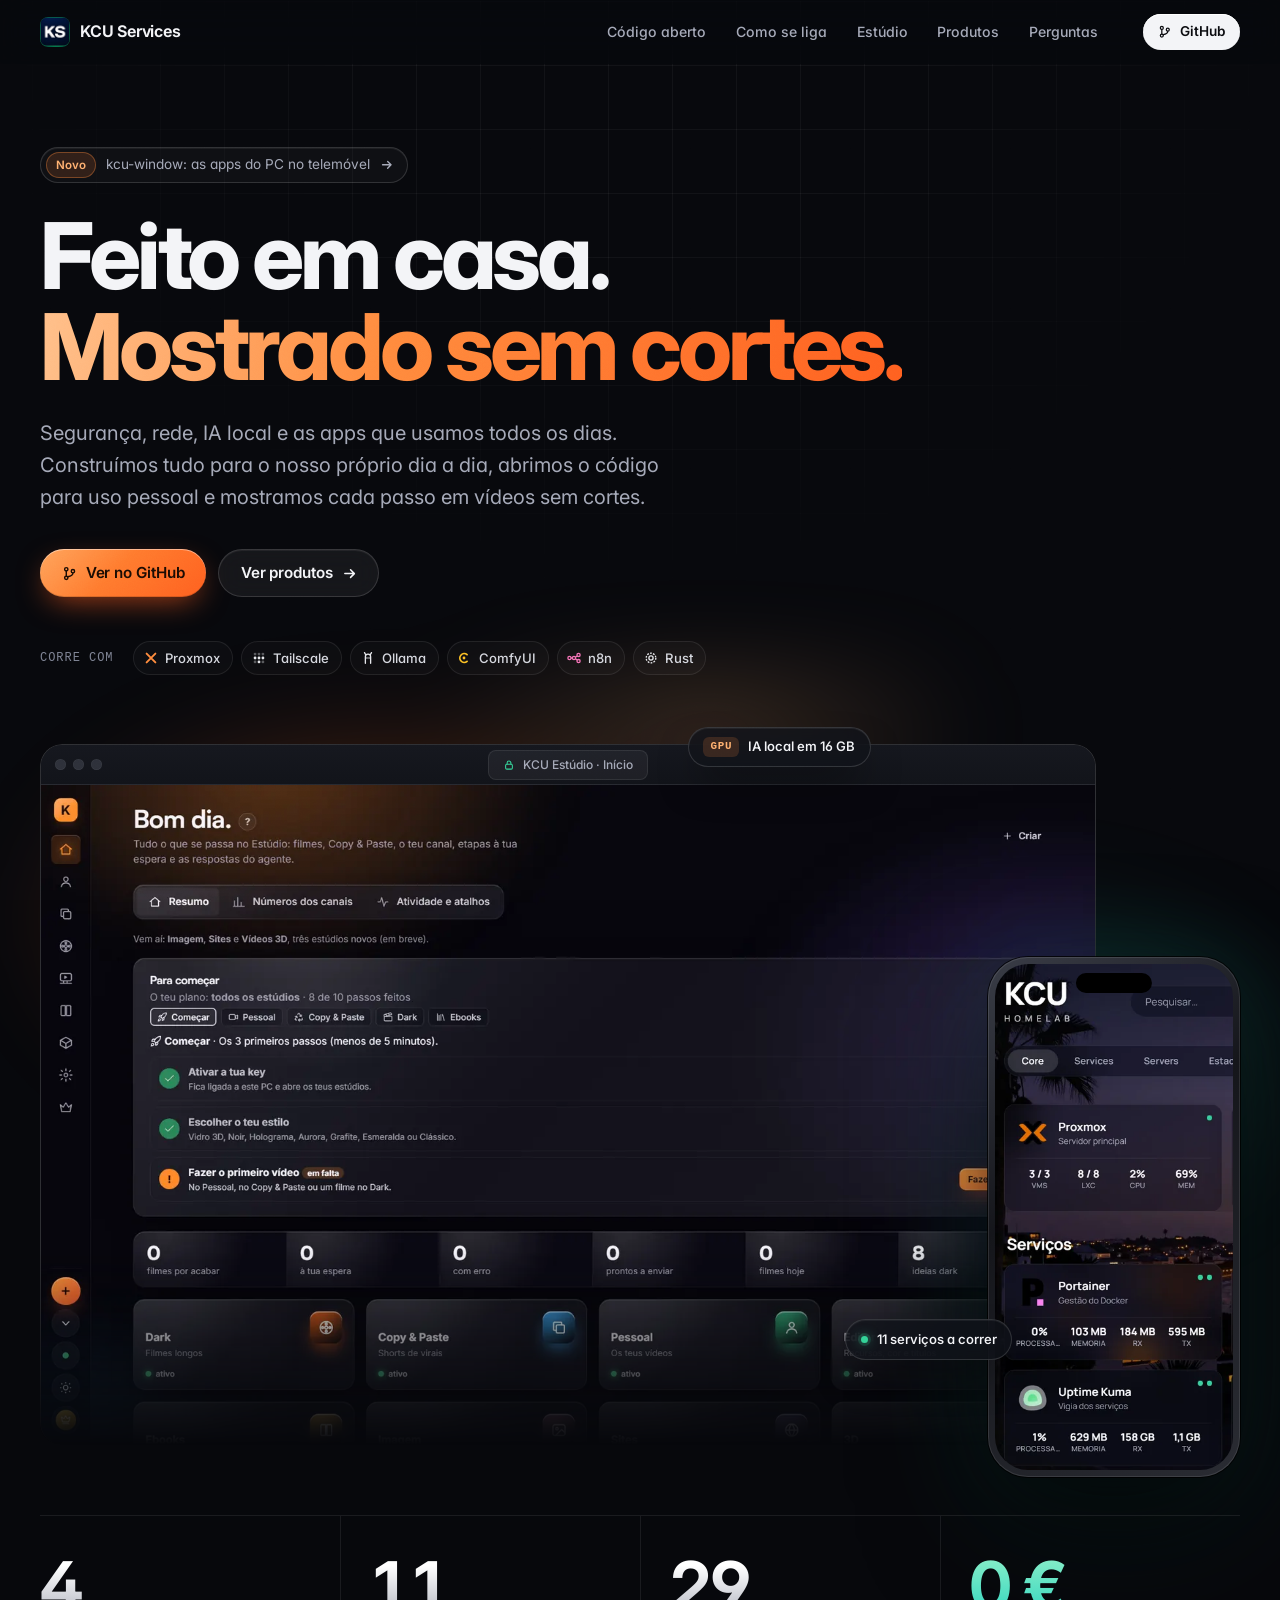
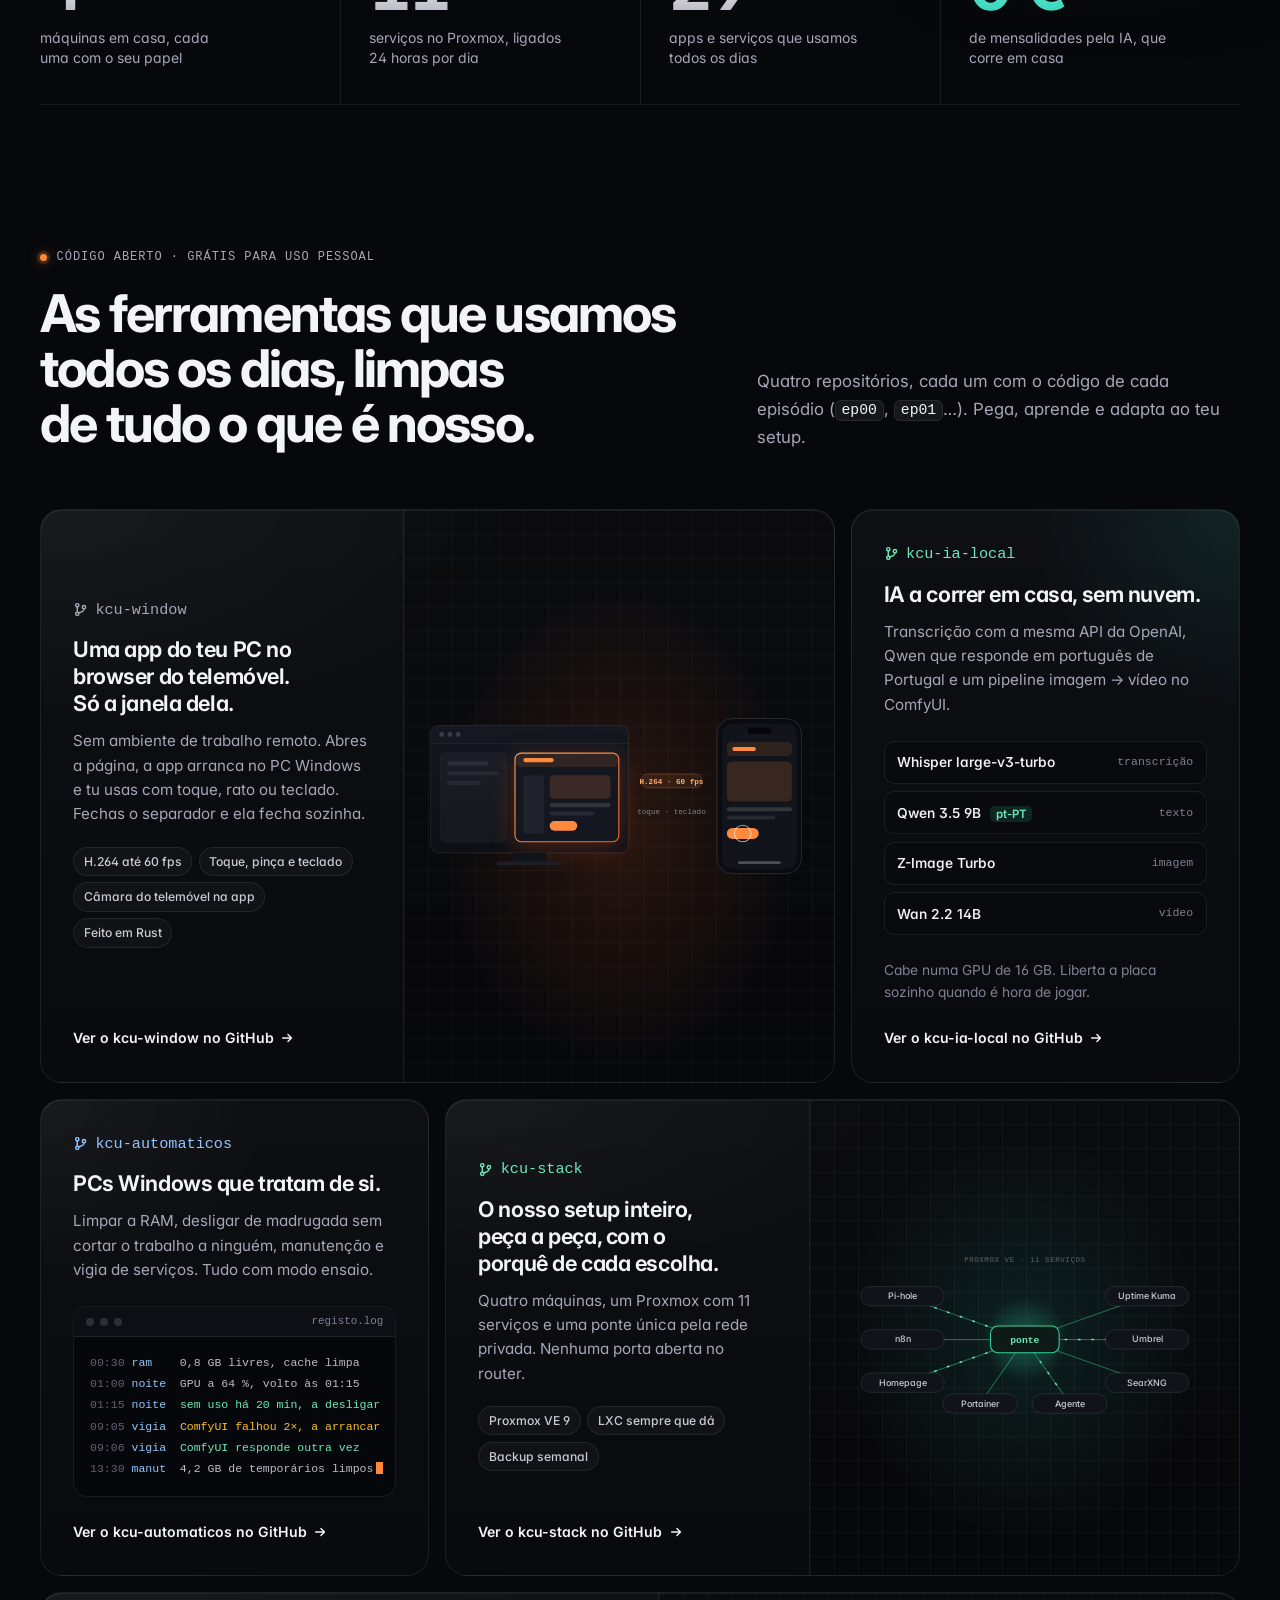
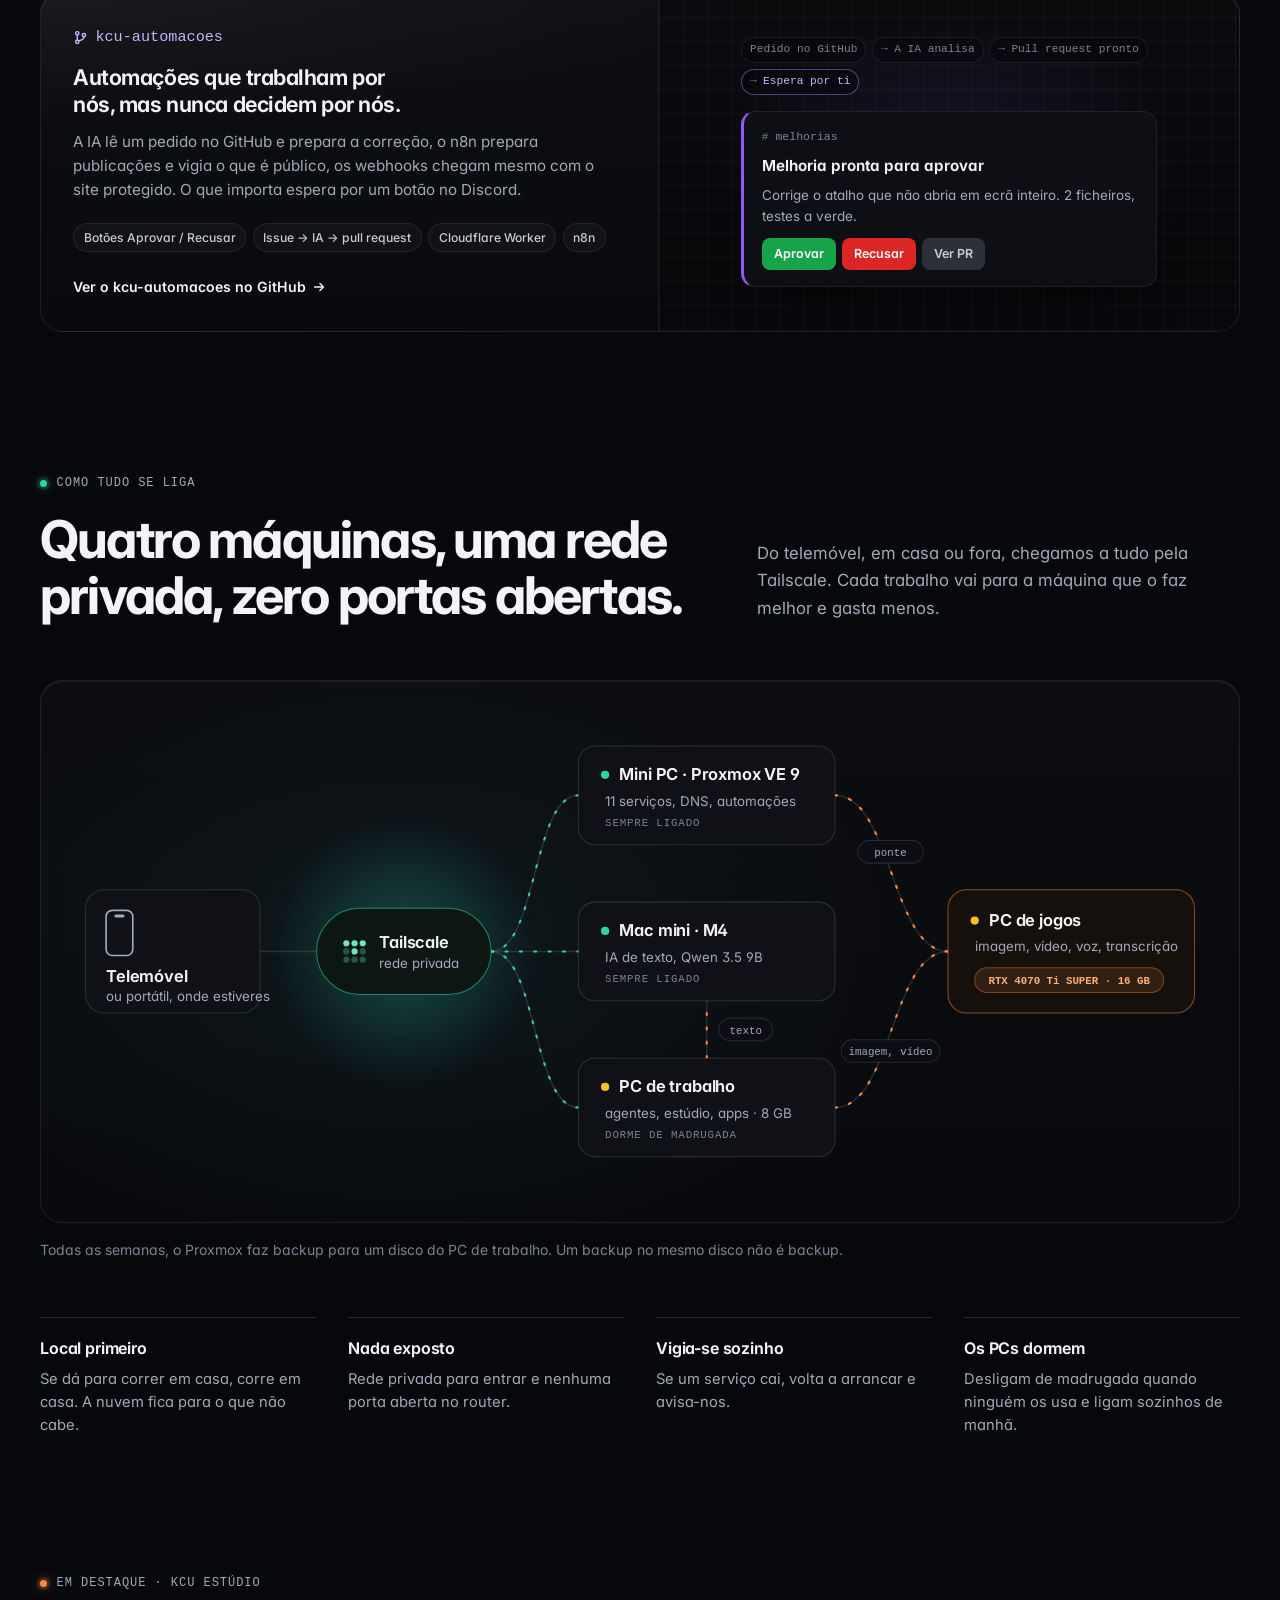
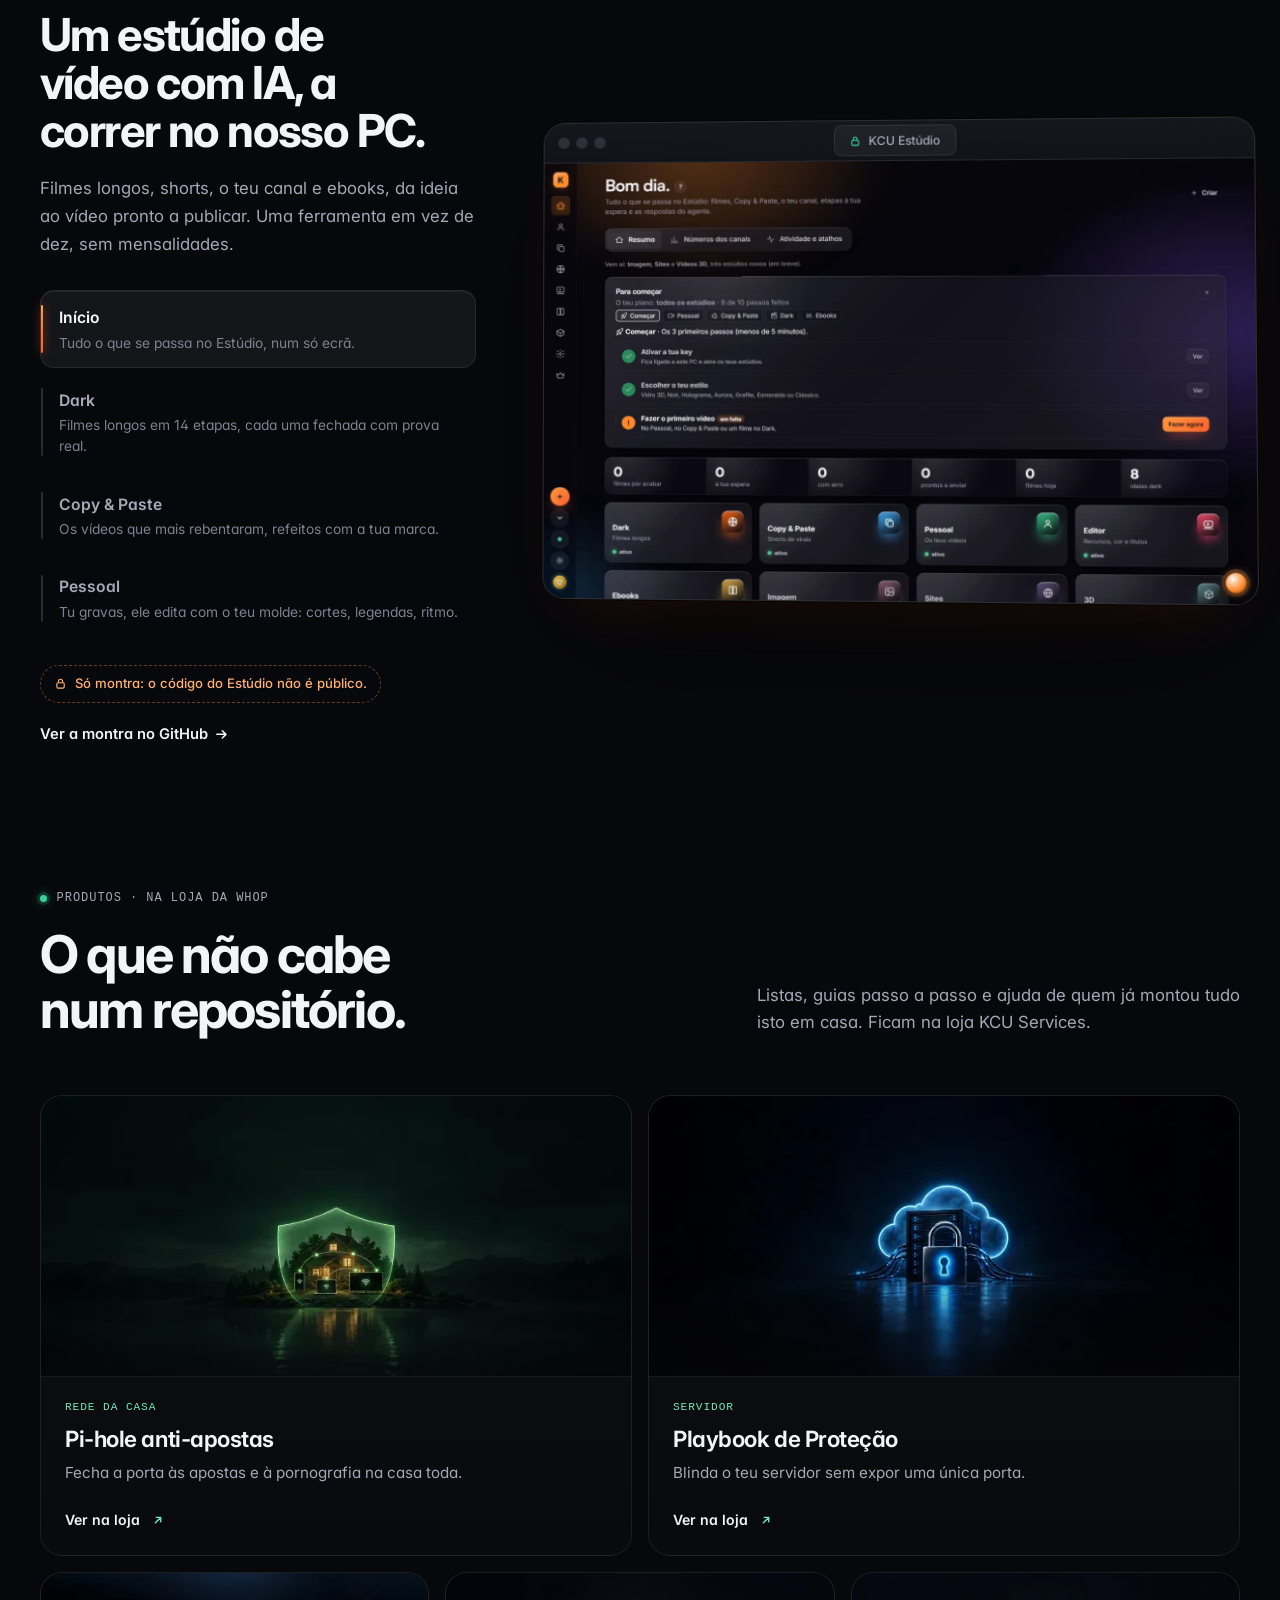
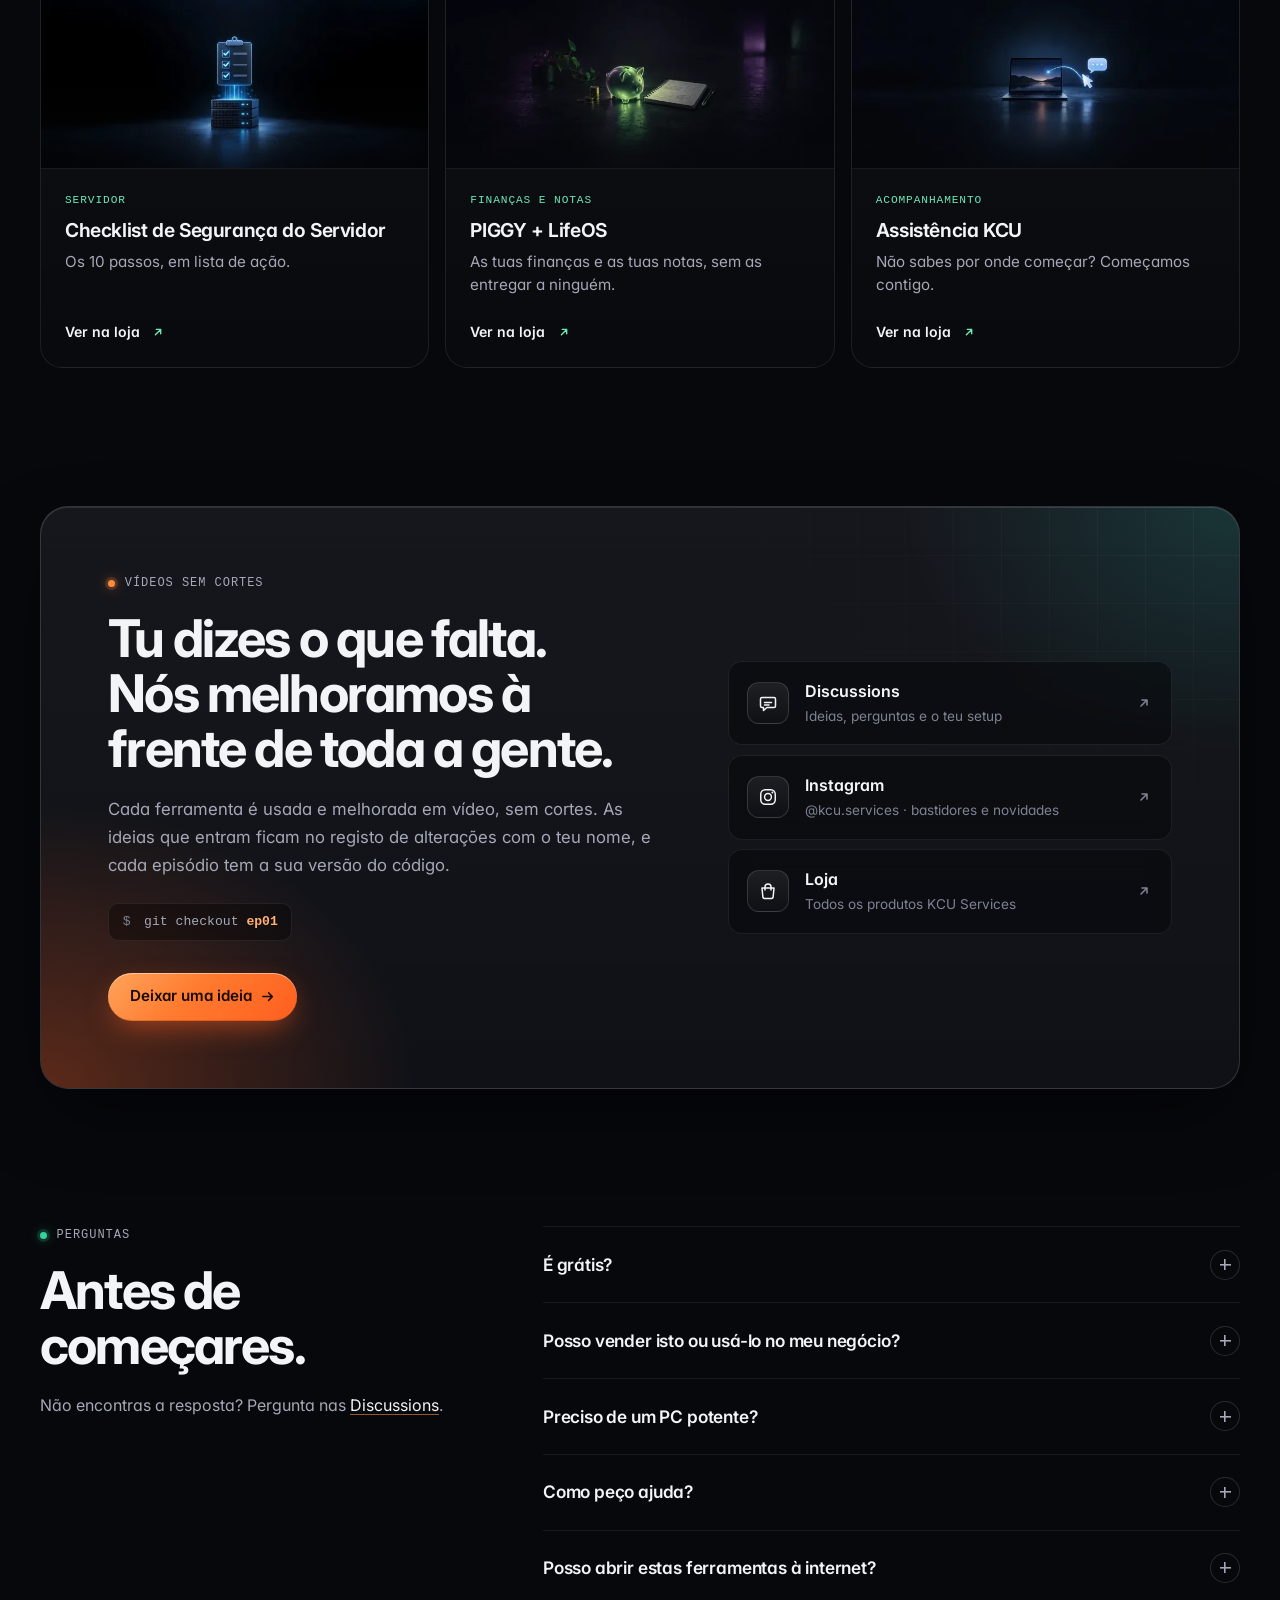
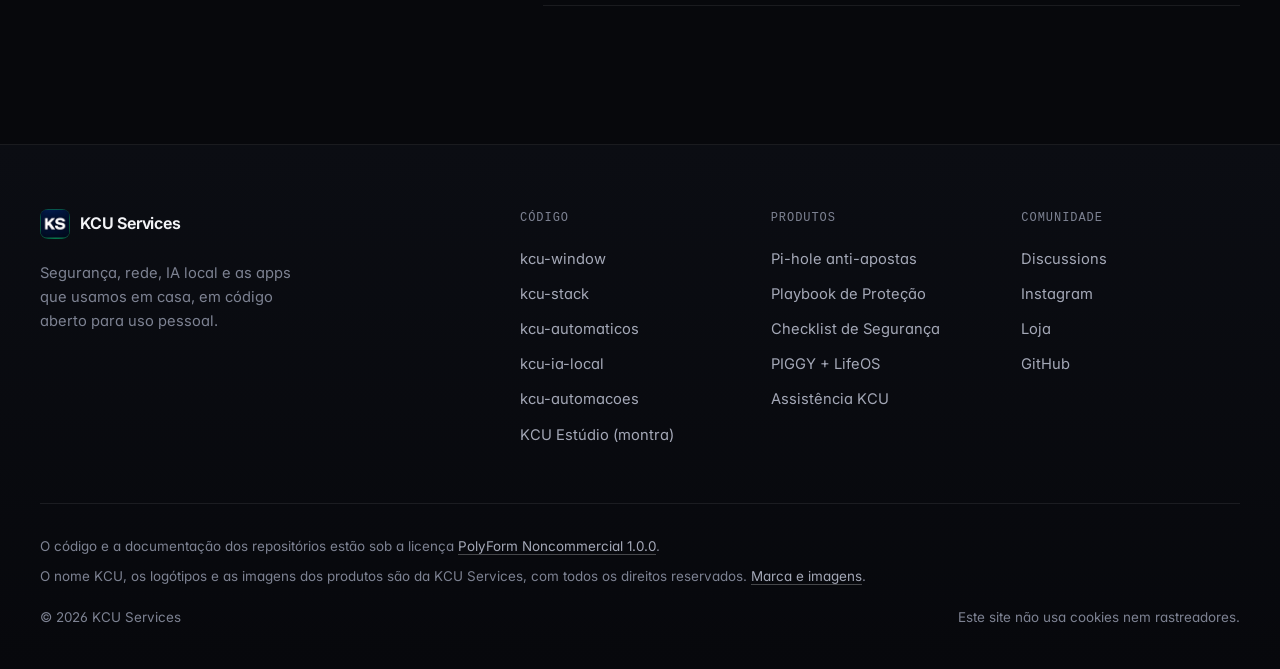
<file: index.html>
<!doctype html>
<html lang="pt-PT">
<head>
  <meta charset="utf-8">
  <meta name="viewport" content="width=device-width, initial-scale=1, viewport-fit=cover">
  <title>KCU Services · Feito em casa, mostrado sem cortes</title>
  <meta name="description" content="Segurança, rede, IA local e as apps que usamos todos os dias. Código aberto para uso pessoal, o KCU Estúdio e produtos para proteger a tua casa e o teu servidor.">
  <meta name="theme-color" content="#07080c">
  <meta name="color-scheme" content="dark">
  <meta name="referrer" content="strict-origin-when-cross-origin">
  <link rel="canonical" href="https://kcuservices.github.io/">
  <link rel="icon" href="favicon-32.png?v=2" sizes="32x32" type="image/png">
  <link rel="icon" href="favicon-192.png?v=2" sizes="192x192" type="image/png">
  <link rel="apple-touch-icon" href="apple-touch-icon.png?v=2">
  <link rel="preload" href="fontes/inter-var.woff2" as="font" type="font/woff2" crossorigin>
  <link rel="preload" href="img/estudio-inicio.webp" as="image" type="image/webp" fetchpriority="high">
  <link rel="stylesheet" href="estilo.css?v=3">
  <script src="app.js?v=2" defer></script>

  <meta property="og:type" content="website">
  <meta property="og:locale" content="pt_PT">
  <meta property="og:site_name" content="KCU Services">
  <meta property="og:title" content="KCU Services · Feito em casa, mostrado sem cortes">
  <meta property="og:description" content="Segurança, rede, IA local e as apps que usamos todos os dias. Código aberto para uso pessoal, mostrado em vídeos sem cortes.">
  <meta property="og:url" content="https://kcuservices.github.io/">
  <meta property="og:image" content="https://kcuservices.github.io/img/og.jpg">
  <meta property="og:image:width" content="1200">
  <meta property="og:image:height" content="630">
  <meta property="og:image:alt" content="KCU Services: Feito em casa. Mostrado sem cortes. Ao lado, o ecrã inicial do KCU Estúdio.">
  <meta name="twitter:card" content="summary_large_image">
  <meta name="twitter:title" content="KCU Services · Feito em casa, mostrado sem cortes">
  <meta name="twitter:description" content="Segurança, rede, IA local e as apps que usamos todos os dias. Código aberto para uso pessoal, mostrado em vídeos sem cortes.">
  <meta name="twitter:image" content="https://kcuservices.github.io/img/og.jpg">
</head>
<body>
  <a class="saltar" href="#conteudo">Saltar para o conteúdo</a>

  <!-- Ícones desenhados à mão, reutilizados com <use> -->
  <svg width="0" height="0" class="vh" aria-hidden="true" focusable="false">
    <symbol id="i-seta" viewBox="0 0 16 16"><path d="M3 8h10M9 4l4 4-4 4" fill="none" stroke="currentColor" stroke-width="1.6" stroke-linecap="round" stroke-linejoin="round"/></symbol>
    <symbol id="i-fora" viewBox="0 0 16 16"><path d="M5 11 11 5M6 5h5v5" fill="none" stroke="currentColor" stroke-width="1.6" stroke-linecap="round" stroke-linejoin="round"/></symbol>
    <symbol id="i-ramo" viewBox="0 0 16 16"><g fill="none" stroke="currentColor" stroke-width="1.5" stroke-linecap="round"><circle cx="4.5" cy="3.5" r="1.75"/><circle cx="4.5" cy="12.5" r="1.75"/><circle cx="11.5" cy="5.5" r="1.75"/><path d="M4.5 5.25v5.5M11.5 7.25c0 2.6-2.2 3.4-5.4 4.1"/></g></symbol>
    <symbol id="i-cadeado" viewBox="0 0 16 16"><g fill="none" stroke="currentColor" stroke-width="1.4" stroke-linejoin="round"><rect x="3.5" y="7" width="9" height="6.5" rx="1.6"/><path d="M5.5 7V5.2a2.5 2.5 0 0 1 5 0V7"/></g></symbol>
    <symbol id="i-balao" viewBox="0 0 20 20"><path d="M4 4.5h12a1.5 1.5 0 0 1 1.5 1.5v7a1.5 1.5 0 0 1-1.5 1.5H9l-3.5 3v-3H4A1.5 1.5 0 0 1 2.5 13V6A1.5 1.5 0 0 1 4 4.5Z" fill="none" stroke="currentColor" stroke-width="1.5" stroke-linejoin="round"/><path d="M6.5 9.5h7M6.5 12h4.5" stroke="currentColor" stroke-width="1.5" stroke-linecap="round"/></symbol>
    <symbol id="i-camara" viewBox="0 0 20 20"><g fill="none" stroke="currentColor" stroke-width="1.5"><rect x="2.75" y="2.75" width="14.5" height="14.5" rx="4.5"/><circle cx="10" cy="10" r="3.4"/></g><circle cx="14.4" cy="5.6" r="1" fill="currentColor"/></symbol>
    <symbol id="i-saco" viewBox="0 0 20 20"><g fill="none" stroke="currentColor" stroke-width="1.5" stroke-linejoin="round"><path d="M4 7h12l-.9 9.2a1.5 1.5 0 0 1-1.5 1.3H6.4a1.5 1.5 0 0 1-1.5-1.3Z"/><path d="M7 9V6a3 3 0 0 1 6 0v3" stroke-linecap="round"/></g></symbol>
    <symbol id="i-play" viewBox="0 0 20 20"><circle cx="10" cy="10" r="7.25" fill="none" stroke="currentColor" stroke-width="1.5"/><path d="M8.5 7.2v5.6l4.3-2.8Z" fill="currentColor"/></symbol>
  </svg>

  <header class="nav" id="topo">
    <div class="envolve nav__linha">
      <a class="marca" href="#conteudo" aria-label="KCU Services, voltar ao início">
        <img class="marca__ks" src="img/logo-kcu.webp?v=2" alt="" width="30" height="30">
        <span>KCU Services</span>
      </a>
      <nav class="nav__menu" aria-label="Secções">
        <a href="#codigo">Código aberto</a>
        <a href="#rede">Como se liga</a>
        <a href="#estudio">Estúdio</a>
        <a href="#produtos">Produtos</a>
        <a href="#perguntas">Perguntas</a>
      </nav>
      <a class="botao botao--pequeno botao--claro" href="https://github.com/KCUServices">
        <svg class="ico" width="16" height="16" aria-hidden="true"><use href="#i-ramo"/></svg>
        GitHub
      </a>
    </div>
  </header>

  <main id="conteudo" tabindex="-1">

    <!-- ============ HERÓI ============ -->
    <section class="heroi" aria-labelledby="heroi-titulo">
      <div class="heroi__grelha" aria-hidden="true"></div>
      <div class="envolve heroi__texto">
        <a class="anuncio" href="https://github.com/KCUServices/kcu-window">
          <span class="anuncio__tag">Novo</span>
          <span>kcu-window: as apps do PC no telemóvel</span>
          <svg class="ico" width="14" height="14" aria-hidden="true"><use href="#i-seta"/></svg>
        </a>
        <h1 id="heroi-titulo">Feito em casa.<br><span class="grad">Mostrado sem cortes.</span></h1>
        <p class="heroi__lead">Segurança, rede, IA local e as apps que usamos todos os dias. Construímos tudo para o nosso próprio dia a dia, abrimos o código para uso pessoal e mostramos cada passo em vídeos sem cortes.</p>
        <div class="botoes">
          <a class="botao botao--laranja" href="https://github.com/KCUServices">
            <svg class="ico" width="16" height="16" aria-hidden="true"><use href="#i-ramo"/></svg>
            Ver no GitHub
          </a>
          <a class="botao botao--vidro" href="#produtos">Ver produtos <svg class="ico" width="16" height="16" aria-hidden="true"><use href="#i-seta"/></svg></a>
        </div>
        <div class="tec">
          <span class="tec__rotulo">Corre com</span>
          <ul class="tec__lista" aria-label="Tecnologias que usamos">
            <li><svg viewBox="0 0 16 16" aria-hidden="true"><path d="M3 3l10 10M13 3 3 13" stroke="#ff8a3d" stroke-width="2.2" stroke-linecap="round"/></svg>Proxmox</li>
            <li><svg viewBox="0 0 16 16" aria-hidden="true"><g fill="#e6e7eb"><circle cx="3.5" cy="3.5" r="1.6" opacity=".35"/><circle cx="8" cy="3.5" r="1.6" opacity=".35"/><circle cx="12.5" cy="3.5" r="1.6" opacity=".35"/><circle cx="3.5" cy="8" r="1.6"/><circle cx="8" cy="8" r="1.6"/><circle cx="12.5" cy="8" r="1.6"/><circle cx="3.5" cy="12.5" r="1.6" opacity=".35"/><circle cx="8" cy="12.5" r="1.6"/><circle cx="12.5" cy="12.5" r="1.6" opacity=".35"/></g></svg>Tailscale</li>
            <li><svg viewBox="0 0 16 16" aria-hidden="true"><path d="M5 14V6.5a3 3 0 0 1 6 0V14M5 3.5 4 1.8M11 3.5l1-1.7" fill="none" stroke="#e6e7eb" stroke-width="1.5" stroke-linecap="round"/><circle cx="6.8" cy="8" r=".9" fill="#e6e7eb"/><circle cx="9.2" cy="8" r=".9" fill="#e6e7eb"/></svg>Ollama</li>
            <li><svg viewBox="0 0 16 16" aria-hidden="true"><path d="M11.5 4.2A5 5 0 1 0 11.5 11.8" fill="none" stroke="#fbbf24" stroke-width="2" stroke-linecap="round"/><circle cx="8" cy="8" r="1.6" fill="#fbbf24"/></svg>ComfyUI</li>
            <li><svg viewBox="0 0 16 16" aria-hidden="true"><g fill="none" stroke="#f472b6" stroke-width="1.5"><circle cx="2.8" cy="8" r="1.8"/><circle cx="8" cy="8" r="1.8"/><circle cx="13.2" cy="4.5" r="1.8"/><circle cx="13.2" cy="11.5" r="1.8"/><path d="M4.6 8h1.6M9.7 7.2l1.8-1.6M9.7 8.8l1.8 1.6"/></g></svg>n8n</li>
            <li><svg viewBox="0 0 16 16" aria-hidden="true"><circle cx="8" cy="8" r="5.5" fill="none" stroke="#e6e7eb" stroke-width="1.5" stroke-dasharray="2 1.45"/><circle cx="8" cy="8" r="2.4" fill="none" stroke="#e6e7eb" stroke-width="1.5"/></svg>Rust</li>
          </ul>
        </div>
      </div>

      <div class="envolve">
        <div class="palco">
          <div class="palco__brilho" aria-hidden="true"></div>
          <figure class="browser">
            <div class="browser__barra" aria-hidden="true">
              <span class="browser__pontos"><i></i><i></i><i></i></span>
              <span class="browser__url"><svg width="12" height="12"><use href="#i-cadeado"/></svg>KCU Estúdio · Início</span>
              <span class="browser__fim"></span>
            </div>
            <img src="img/estudio-inicio.webp" width="1440" height="900" fetchpriority="high" decoding="async" alt="Ecrã inicial do KCU Estúdio: um resumo do dia, os passos para começar, contadores de filmes e atalhos para os estúdios Dark, Copy &amp; Paste, Pessoal e Editor.">
          </figure>
          <figure class="telemovel">
            <div class="telemovel__corpo">
              <div class="telemovel__ecra">
                <span class="telemovel__ilha" aria-hidden="true"></span>
                <img src="img/homelab-telemovel.webp" width="364" height="774" fetchpriority="low" decoding="async" alt="A página inicial do homelab aberta no telemóvel, com o estado do Proxmox e cartões do Portainer e do Uptime Kuma.">
              </div>
            </div>
          </figure>
          <p class="flutua flutua--a" aria-hidden="true"><span class="ponto ponto--verde"></span>11 serviços a correr</p>
          <p class="flutua flutua--b" aria-hidden="true"><span class="flutua__chip">GPU</span>IA local em 16 GB</p>
        </div>
      </div>
    </section>

    <!-- ============ NÚMEROS ============ -->
    <section class="numeros" aria-label="O setup em números">
      <div class="envolve">
        <dl class="numeros__grelha">
          <div class="numero">
            <dt>máquinas em casa, cada uma com o seu papel</dt>
            <dd>4</dd>
          </div>
          <div class="numero">
            <dt>serviços no Proxmox, ligados 24 horas por dia</dt>
            <dd>11</dd>
          </div>
          <div class="numero">
            <dt>apps e serviços que usamos todos os dias</dt>
            <dd>29</dd>
          </div>
          <div class="numero">
            <dt>de mensalidades pela IA, que corre em casa</dt>
            <dd>0&nbsp;€</dd>
          </div>
        </dl>
      </div>
    </section>

    <!-- ============ CÓDIGO ABERTO ============ -->
    <section id="codigo" class="seccao" aria-labelledby="codigo-titulo">
      <div class="envolve">
        <header class="cabeca rv">
          <div>
            <p class="olho"><span class="ponto ponto--laranja"></span>Código aberto · grátis para uso pessoal</p>
            <h2 id="codigo-titulo">As ferramentas que usamos todos os dias, limpas de tudo o que é nosso.</h2>
          </div>
          <p class="cabeca__lead">Quatro repositórios, cada um com o código de cada episódio (<code>ep00</code>, <code>ep01</code>…). Pega, aprende e adapta ao teu setup.</p>
        </header>

        <div class="bento">
          <!-- kcu-window -->
          <article class="tile tile--largo tile--janela rv">
            <div class="tile__texto">
              <p class="tile__repo"><svg class="ico" width="14" height="14" aria-hidden="true"><use href="#i-ramo"/></svg>kcu-window</p>
              <h3>Uma app do teu PC no browser do telemóvel. Só a janela dela.</h3>
              <p>Sem ambiente de trabalho remoto. Abres a página, a app arranca no PC Windows e tu usas com toque, rato ou teclado. Fechas o separador e ela fecha sozinha.</p>
              <ul class="factos">
                <li>H.264 até 60 fps</li>
                <li>Toque, pinça e teclado</li>
                <li>Câmara do telemóvel na app</li>
                <li>Feito em Rust</li>
              </ul>
            </div>
            <div class="tile__arte" aria-hidden="true">
              <svg viewBox="0 0 560 240" class="arte-janela">
                <defs>
                  <linearGradient id="gj" x1="0" y1="0" x2="1" y2="1"><stop offset="0" stop-color="#ffa45c"/><stop offset="1" stop-color="#ff5f1f"/></linearGradient>
                  <linearGradient id="gtela" x1="0" y1="0" x2="0" y2="1"><stop offset="0" stop-color="#151821"/><stop offset="1" stop-color="#0d0f15"/></linearGradient>
                </defs>
                <!-- monitor -->
                <rect x="8" y="18" width="286" height="184" rx="12" fill="url(#gtela)" stroke="rgba(255,255,255,.12)"/>
                <path d="M8 44h286" stroke="rgba(255,255,255,.08)"/>
                <circle cx="24" cy="31" r="3.5" fill="#3a3d4a"/><circle cx="36" cy="31" r="3.5" fill="#3a3d4a"/><circle cx="48" cy="31" r="3.5" fill="#3a3d4a"/>
                <!-- outras janelas esbatidas -->
                <rect x="22" y="58" width="96" height="128" rx="7" fill="rgba(255,255,255,.03)" stroke="rgba(255,255,255,.06)"/>
                <rect x="32" y="70" width="60" height="6" rx="3" fill="rgba(255,255,255,.08)"/>
                <rect x="32" y="84" width="74" height="6" rx="3" fill="rgba(255,255,255,.06)"/>
                <rect x="32" y="98" width="48" height="6" rx="3" fill="rgba(255,255,255,.06)"/>
                <!-- a app partilhada -->
                <g class="arte-janela__app">
                  <rect x="130" y="58" width="150" height="128" rx="9" fill="#141720" stroke="url(#gj)" stroke-width="1.6"/>
                  <rect x="130" y="58" width="150" height="20" rx="9" fill="rgba(255,138,61,.12)"/>
                  <rect x="142" y="65" width="44" height="6" rx="3" fill="#ff8a3d"/>
                  <rect x="142" y="90" width="30" height="84" rx="5" fill="rgba(255,255,255,.05)"/>
                  <rect x="180" y="90" width="88" height="34" rx="6" fill="rgba(255,138,61,.16)"/>
                  <rect x="180" y="130" width="88" height="6" rx="3" fill="rgba(255,255,255,.12)"/>
                  <rect x="180" y="142" width="64" height="6" rx="3" fill="rgba(255,255,255,.08)"/>
                  <rect x="180" y="156" width="40" height="14" rx="7" fill="#ff8a3d"/>
                </g>
                <rect x="126" y="202" width="50" height="12" fill="#11131a"/>
                <rect x="104" y="214" width="94" height="6" rx="3" fill="#1b1e27"/>
                <!-- fluxo -->
                <path class="fluxo" d="M300 120 C 345 120, 360 120, 410 120" fill="none" stroke="url(#gj)" stroke-width="2" stroke-dasharray="3 7" stroke-linecap="round"/>
                <rect x="312" y="88" width="88" height="20" rx="10" fill="rgba(255,138,61,.1)" stroke="rgba(255,138,61,.35)"/>
                <text x="356" y="102" text-anchor="middle" class="arte-txt arte-txt--laranja">H.264 · 60 fps</text>
                <text x="356" y="146" text-anchor="middle" class="arte-txt">toque · teclado</text>
                <!-- telemóvel -->
                <rect x="422" y="8" width="122" height="224" rx="22" fill="#0b0c11" stroke="rgba(255,255,255,.16)"/>
                <rect x="429" y="15" width="108" height="210" rx="16" fill="#12141b"/>
                <rect x="466" y="21" width="34" height="9" rx="4.5" fill="#05060a"/>
                <g>
                  <rect x="436" y="42" width="94" height="20" rx="6" fill="rgba(255,138,61,.12)"/>
                  <rect x="444" y="49" width="34" height="6" rx="3" fill="#ff8a3d"/>
                  <rect x="436" y="70" width="94" height="58" rx="7" fill="rgba(255,138,61,.16)"/>
                  <rect x="436" y="136" width="94" height="6" rx="3" fill="rgba(255,255,255,.14)"/>
                  <rect x="436" y="148" width="70" height="6" rx="3" fill="rgba(255,255,255,.09)"/>
                  <rect x="436" y="166" width="46" height="16" rx="8" fill="#ff8a3d"/>
                  <circle class="toque" cx="459" cy="174" r="12" fill="none" stroke="#fff" stroke-opacity=".6" stroke-width="1.5"/>
                </g>
                <rect x="452" y="214" width="62" height="4" rx="2" fill="rgba(255,255,255,.25)"/>
              </svg>
            </div>
            <a class="tile__link esticado" href="https://github.com/KCUServices/kcu-window">Ver o kcu-window no GitHub <svg class="ico" width="14" height="14" aria-hidden="true"><use href="#i-seta"/></svg></a>
          </article>

          <!-- kcu-ia-local -->
          <article class="tile tile--ia rv">
            <div class="tile__texto">
              <p class="tile__repo"><svg class="ico" width="14" height="14" aria-hidden="true"><use href="#i-ramo"/></svg>kcu-ia-local</p>
              <h3>IA a correr em casa, sem nuvem.</h3>
              <p>Transcrição com a mesma API da OpenAI, Qwen que responde em português de Portugal e um pipeline imagem → vídeo no ComfyUI.</p>
            </div>
            <ul class="modelos" aria-label="Modelos usados">
              <li><span class="modelos__nome">Whisper large-v3-turbo</span><span class="modelos__papel">transcrição</span></li>
              <li><span class="modelos__nome">Qwen 3.5 9B <b>pt-PT</b></span><span class="modelos__papel">texto</span></li>
              <li><span class="modelos__nome">Z-Image Turbo</span><span class="modelos__papel">imagem</span></li>
              <li><span class="modelos__nome">Wan 2.2 14B</span><span class="modelos__papel">vídeo</span></li>
            </ul>
            <p class="tile__nota">Cabe numa GPU de 16 GB. Liberta a placa sozinho quando é hora de jogar.</p>
            <a class="tile__link esticado" href="https://github.com/KCUServices/kcu-ia-local">Ver o kcu-ia-local no GitHub <svg class="ico" width="14" height="14" aria-hidden="true"><use href="#i-seta"/></svg></a>
          </article>

          <!-- kcu-automaticos -->
          <article class="tile tile--term rv">
            <div class="tile__texto">
              <p class="tile__repo"><svg class="ico" width="14" height="14" aria-hidden="true"><use href="#i-ramo"/></svg>kcu-automaticos</p>
              <h3>PCs Windows que tratam de si.</h3>
              <p>Limpar a RAM, desligar de madrugada sem cortar o trabalho a ninguém, manutenção e vigia de serviços. Tudo com modo ensaio.</p>
            </div>
            <div class="terminal" aria-label="Exemplo de registo dos scripts" role="img">
              <div class="terminal__barra" aria-hidden="true"><i></i><i></i><i></i><span>registo.log</span></div>
<pre aria-hidden="true"><span class="t-h">00:30</span> <span class="t-s">ram  </span>  0,8 GB livres, cache limpa
<span class="t-h">01:00</span> <span class="t-s">noite</span>  GPU a 64 %, volto às 01:15
<span class="t-h">01:15</span> <span class="t-s">noite</span>  <span class="t-ok">sem uso há 20 min, a desligar</span>
<span class="t-h">09:05</span> <span class="t-s">vigia</span>  <span class="t-av">ComfyUI falhou 2×, a arrancar</span>
<span class="t-h">09:06</span> <span class="t-s">vigia</span>  <span class="t-ok">ComfyUI responde outra vez</span>
<span class="t-h">13:30</span> <span class="t-s">manut</span>  4,2 GB de temporários limpos<span class="cursor"></span></pre>
            </div>
            <a class="tile__link esticado" href="https://github.com/KCUServices/kcu-automaticos">Ver o kcu-automaticos no GitHub <svg class="ico" width="14" height="14" aria-hidden="true"><use href="#i-seta"/></svg></a>
          </article>

          <!-- kcu-stack -->
          <article class="tile tile--largo tile--stack rv">
            <div class="tile__texto">
              <p class="tile__repo"><svg class="ico" width="14" height="14" aria-hidden="true"><use href="#i-ramo"/></svg>kcu-stack</p>
              <h3>O nosso setup inteiro, peça a peça, com o porquê de cada escolha.</h3>
              <p>Quatro máquinas, um Proxmox com 11 serviços e uma ponte única pela rede privada. Nenhuma porta aberta no router.</p>
              <ul class="factos">
                <li>Proxmox VE 9</li>
                <li>LXC sempre que dá</li>
                <li>Backup semanal</li>
              </ul>
            </div>
            <div class="tile__arte" aria-hidden="true">
              <svg viewBox="0 0 520 250" class="arte-rede">
                <defs>
                  <radialGradient id="gponte" cx=".5" cy=".5" r=".5"><stop offset="0" stop-color="#34d399" stop-opacity=".35"/><stop offset="1" stop-color="#34d399" stop-opacity="0"/></radialGradient>
                </defs>
                <text x="260" y="24" text-anchor="middle" class="arte-txt arte-txt--fraco">PROXMOX VE · 11 SERVIÇOS</text>
                <g class="ligacoes" stroke="rgba(52,211,153,.45)" stroke-width="1.4" fill="none">
                  <path d="M260 128 L96 70"/><path d="M260 128 L96 128"/><path d="M260 128 L96 186"/>
                  <path d="M260 128 L424 70"/><path d="M260 128 L424 128"/><path d="M260 128 L424 186"/>
                  <path d="M260 128 L200 214"/><path d="M260 128 L320 214"/>
                </g>
                <g class="pulsos" stroke="#5eead4" stroke-width="2" fill="none" stroke-linecap="round" stroke-dasharray="2 16">
                  <path d="M260 128 L96 70"/><path d="M260 128 L424 128"/><path d="M260 128 L96 186"/><path d="M260 128 L320 214"/>
                </g>
                <circle cx="260" cy="128" r="56" fill="url(#gponte)"/>
                <g class="no-rede">
                  <rect x="40" y="57" width="112" height="26" rx="13"/><text x="96" y="74">Pi-hole</text>
                  <rect x="40" y="115" width="112" height="26" rx="13"/><text x="96" y="132">n8n</text>
                  <rect x="40" y="173" width="112" height="26" rx="13"/><text x="96" y="190">Homepage</text>
                  <rect x="368" y="57" width="112" height="26" rx="13"/><text x="424" y="74">Uptime Kuma</text>
                  <rect x="368" y="115" width="112" height="26" rx="13"/><text x="424" y="132">Umbrel</text>
                  <rect x="368" y="173" width="112" height="26" rx="13"/><text x="424" y="190">SearXNG</text>
                  <rect x="150" y="201" width="100" height="26" rx="13"/><text x="200" y="218">Portainer</text>
                  <rect x="270" y="201" width="100" height="26" rx="13"/><text x="320" y="218">Agente</text>
                </g>
                <rect x="214" y="110" width="92" height="36" rx="10" fill="#0e1a17" stroke="#34d399" stroke-width="1.4"/>
                <text x="260" y="133" text-anchor="middle" class="arte-txt arte-txt--verde">ponte</text>
              </svg>
            </div>
            <a class="tile__link esticado" href="https://github.com/KCUServices/kcu-stack">Ver o kcu-stack no GitHub <svg class="ico" width="14" height="14" aria-hidden="true"><use href="#i-seta"/></svg></a>
          </article>

          <!-- kcu-automacoes -->
          <article class="tile tile--largo tile--total tile--auto rv">
            <div class="tile__texto">
              <p class="tile__repo"><svg class="ico" width="14" height="14" aria-hidden="true"><use href="#i-ramo"/></svg>kcu-automacoes</p>
              <h3>Automações que trabalham por nós, mas nunca decidem por nós.</h3>
              <p>A IA lê um pedido no GitHub e prepara a correção, o n8n prepara publicações e vigia o que é público, os webhooks chegam mesmo com o site protegido. O que importa espera por um botão no Discord.</p>
              <ul class="factos">
                <li>Botões Aprovar / Recusar</li>
                <li>Issue → IA → pull request</li>
                <li>Cloudflare Worker</li>
                <li>n8n</li>
              </ul>
            </div>
            <div class="tile__arte" aria-hidden="true">
              <div class="aprova">
                <ol class="aprova__fluxo">
                  <li>Pedido no GitHub</li>
                  <li>A IA analisa</li>
                  <li>Pull request pronto</li>
                  <li class="aprova__agora">Espera por ti</li>
                </ol>
                <div class="aprova__cartao">
                  <p class="aprova__canal"># melhorias</p>
                  <p class="aprova__titulo">Melhoria pronta para aprovar</p>
                  <p class="aprova__linha">Corrige o atalho que não abria em ecrã inteiro. 2 ficheiros, testes a verde.</p>
                  <div class="aprova__botoes"><span class="aprova__sim">Aprovar</span><span class="aprova__nao">Recusar</span><span class="aprova__ver">Ver PR</span></div>
                </div>
              </div>
            </div>
            <a class="tile__link esticado" href="https://github.com/KCUServices/kcu-automacoes">Ver o kcu-automacoes no GitHub <svg class="ico" width="14" height="14" aria-hidden="true"><use href="#i-seta"/></svg></a>
          </article>
        </div>
      </div>
    </section>

    <!-- ============ COMO TUDO SE LIGA ============ -->
    <section id="rede" class="seccao seccao--rede" aria-labelledby="rede-titulo">
      <div class="envolve">
        <header class="cabeca rv">
          <div>
            <p class="olho"><span class="ponto ponto--verde"></span>Como tudo se liga</p>
            <h2 id="rede-titulo">Quatro máquinas, uma rede privada, zero portas abertas.</h2>
          </div>
          <p class="cabeca__lead">Do telemóvel, em casa ou fora, chegamos a tudo pela Tailscale. Cada trabalho vai para a máquina que o faz melhor e gasta menos.</p>
        </header>

        <figure class="diagrama rv">
          <div class="diagrama__rolo">
            <svg class="dg-largo" viewBox="0 0 1120 480" role="img" aria-labelledby="dg-t dg-d">
              <title id="dg-t">Como as quatro máquinas se ligam</title>
              <desc id="dg-d">O telemóvel ou o portátil entra na rede privada Tailscale. Daí chega ao mini PC com Proxmox, ao Mac mini e ao PC de trabalho. O PC de trabalho pede texto ao Mac mini e imagem e vídeo ao PC de jogos. O Proxmox faz de ponte para o PC de jogos.</desc>
              <defs>
                <linearGradient id="dg-l" x1="0" y1="0" x2="1" y2="0"><stop offset="0" stop-color="#34d399"/><stop offset="1" stop-color="#2dd4bf"/></linearGradient>
                <linearGradient id="dg-o" x1="0" y1="0" x2="1" y2="0"><stop offset="0" stop-color="#ffa45c"/><stop offset="1" stop-color="#ff5f1f"/></linearGradient>
                <radialGradient id="dg-glow" cx=".5" cy=".5" r=".5"><stop offset="0" stop-color="#2dd4bf" stop-opacity=".28"/><stop offset="1" stop-color="#2dd4bf" stop-opacity="0"/></radialGradient>
              </defs>

              <circle cx="330" cy="240" r="130" fill="url(#dg-glow)"/>

              <!-- ligações (base) -->
              <g fill="none" stroke="rgba(255,255,255,.12)" stroke-width="1.5">
                <path d="M190 240H245"/>
                <path d="M415 240C460 240 455 88 500 88"/>
                <path d="M415 240H500"/>
                <path d="M415 240C460 240 455 392 500 392"/>
                <path d="M750 88C805 88 805 240 860 240"/>
                <path d="M750 392C805 392 805 240 860 240"/>
                <path d="M625 344V288"/>
              </g>
              <!-- ligações (fluxo animado) -->
              <g fill="none" stroke-width="2" stroke-linecap="round" class="dg-fluxo">
                <path d="M190 240H245" stroke="url(#dg-l)"/>
                <path d="M415 240C460 240 455 88 500 88" stroke="#34d399"/>
                <path d="M415 240H500" stroke="#34d399"/>
                <path d="M415 240C460 240 455 392 500 392" stroke="#34d399"/>
                <path d="M750 88C805 88 805 240 860 240" stroke="#ff8a3d"/>
                <path d="M750 392C805 392 805 240 860 240" stroke="#ff8a3d"/>
                <path d="M625 344V288" stroke="#ff8a3d"/>
              </g>

              <!-- rótulos das ligações -->
              <g class="dg-rot">
                <rect x="772" y="132" width="64" height="22" rx="11"/><text x="804" y="147">ponte</text>
                <rect x="756" y="326" width="96" height="22" rx="11"/><text x="804" y="341">imagem, vídeo</text>
                <rect x="637" y="305" width="52" height="22" rx="11"/><text x="663" y="320">texto</text>
              </g>

              <!-- telemóvel -->
              <g class="dg-no">
                <rect x="20" y="180" width="170" height="120" rx="18"/>
                <rect x="40" y="200" width="26" height="44" rx="6" class="dg-ico"/>
                <rect x="48" y="204" width="10" height="3" rx="1.5" class="dg-ico-f"/>
                <text x="40" y="270" class="dg-t1">Telemóvel</text>
                <text x="40" y="288" class="dg-t2">ou portátil, onde estiveres</text>
              </g>

              <!-- tailscale -->
              <g class="dg-no dg-no--ts">
                <rect x="245" y="198" width="170" height="84" rx="42"/>
                <g transform="translate(270 228)">
                  <circle cx="4" cy="4" r="3" class="dg-pt"/><circle cx="12" cy="4" r="3" class="dg-pt"/><circle cx="20" cy="4" r="3" class="dg-pt"/>
                  <circle cx="4" cy="12" r="3" class="dg-pt dg-pt--f"/><circle cx="12" cy="12" r="3" class="dg-pt"/><circle cx="20" cy="12" r="3" class="dg-pt dg-pt--f"/>
                  <circle cx="4" cy="20" r="3" class="dg-pt dg-pt--f"/><circle cx="12" cy="20" r="3" class="dg-pt dg-pt--f"/><circle cx="20" cy="20" r="3" class="dg-pt dg-pt--f"/>
                </g>
                <text x="306" y="237" class="dg-t1">Tailscale</text>
                <text x="306" y="256" class="dg-t2">rede privada</text>
              </g>

              <!-- proxmox -->
              <g class="dg-no">
                <rect x="500" y="40" width="250" height="96" rx="16"/>
                <circle cx="526" cy="68" r="4" class="dg-on"/>
                <text x="540" y="73" class="dg-t1">Mini PC · Proxmox VE 9</text>
                <text x="526" y="98" class="dg-t2">11 serviços, DNS, automações</text>
                <text x="526" y="118" class="dg-t3">SEMPRE LIGADO</text>
              </g>

              <!-- mac -->
              <g class="dg-no">
                <rect x="500" y="192" width="250" height="96" rx="16"/>
                <circle cx="526" cy="220" r="4" class="dg-on"/>
                <text x="540" y="225" class="dg-t1">Mac mini · M4</text>
                <text x="526" y="250" class="dg-t2">IA de texto, Qwen 3.5 9B</text>
                <text x="526" y="270" class="dg-t3">SEMPRE LIGADO</text>
              </g>

              <!-- trabalho -->
              <g class="dg-no">
                <rect x="500" y="344" width="250" height="96" rx="16"/>
                <circle cx="526" cy="372" r="4" class="dg-dorme"/>
                <text x="540" y="377" class="dg-t1">PC de trabalho</text>
                <text x="526" y="402" class="dg-t2">agentes, estúdio, apps · 8 GB</text>
                <text x="526" y="422" class="dg-t3">DORME DE MADRUGADA</text>
              </g>

              <!-- jogos -->
              <g class="dg-no dg-no--gpu">
                <rect x="860" y="180" width="240" height="120" rx="18"/>
                <circle cx="886" cy="210" r="4" class="dg-dorme"/>
                <text x="900" y="215" class="dg-t1">PC de jogos</text>
                <text x="886" y="240" class="dg-t2">imagem, vídeo, voz, transcrição</text>
                <rect x="886" y="256" width="184" height="24" rx="12" class="dg-chip"/>
                <text x="978" y="272" class="dg-chipt">RTX 4070 Ti SUPER · 16 GB</text>
              </g>
            </svg>

            <!-- versão vertical para telemóvel -->
            <svg class="dg-movel" viewBox="0 0 360 650" role="img" aria-labelledby="dgm-t dgm-d">
              <title id="dgm-t">Como as quatro máquinas se ligam</title>
              <desc id="dgm-d">O telemóvel entra na rede privada Tailscale, que chega ao mini PC com Proxmox, ao Mac mini e ao PC de trabalho. O PC de trabalho pede texto ao Mac mini e imagem e vídeo ao PC de jogos. O Proxmox faz de ponte para o PC de jogos.</desc>
              <defs>
                <radialGradient id="dgm-glow" cx=".5" cy=".5" r=".5"><stop offset="0" stop-color="#2dd4bf" stop-opacity=".28"/><stop offset="1" stop-color="#2dd4bf" stop-opacity="0"/></radialGradient>
              </defs>
              <circle cx="180" cy="138" r="90" fill="url(#dgm-glow)"/>
              <g fill="none" stroke="rgba(255,255,255,.12)" stroke-width="1.5">
                <path d="M180 74V110"/>
                <path d="M180 166C180 190 24 178 24 206V455"/>
                <path d="M24 239H44M24 347H44M24 455H44"/>
                <path d="M316 239H336V580H316"/>
                <path d="M180 494V530"/>
                <path d="M260 416V386"/>
              </g>
              <g fill="none" stroke-width="2" stroke-linecap="round" class="dg-fluxo">
                <path d="M180 74V110" stroke="#34d399"/>
                <path d="M180 166C180 190 24 178 24 206V455" stroke="#34d399"/>
                <path d="M24 239H44M24 347H44M24 455H44" stroke="#34d399"/>
                <path d="M316 239H336V580H316" stroke="#ff8a3d"/>
                <path d="M180 494V530" stroke="#ff8a3d"/>
                <path d="M260 416V386" stroke="#ff8a3d"/>
              </g>
              <g class="dg-rot">
                <rect x="312" y="284" width="46" height="18" rx="9"/><text x="335" y="297">ponte</text>
                <rect x="190" y="503" width="92" height="18" rx="9"/><text x="236" y="516">imagem, vídeo</text>
                <rect x="196" y="392" width="54" height="18" rx="9"/><text x="223" y="405">texto</text>
              </g>
              <g class="dg-no">
                <rect x="95" y="10" width="170" height="64" rx="16"/>
                <rect x="113" y="25" width="18" height="32" rx="4.5" class="dg-ico"/>
                <text x="143" y="40" class="dg-t1">Telemóvel</text>
                <text x="143" y="58" class="dg-t2">ou portátil</text>
              </g>
              <g class="dg-no dg-no--ts">
                <rect x="95" y="110" width="170" height="56" rx="28"/>
                <g transform="translate(118 128)">
                  <circle cx="3" cy="3" r="2.4" class="dg-pt"/><circle cx="10" cy="3" r="2.4" class="dg-pt"/><circle cx="17" cy="3" r="2.4" class="dg-pt"/>
                  <circle cx="3" cy="10" r="2.4" class="dg-pt dg-pt--f"/><circle cx="10" cy="10" r="2.4" class="dg-pt"/><circle cx="17" cy="10" r="2.4" class="dg-pt dg-pt--f"/>
                  <circle cx="3" cy="17" r="2.4" class="dg-pt dg-pt--f"/><circle cx="10" cy="17" r="2.4" class="dg-pt dg-pt--f"/><circle cx="17" cy="17" r="2.4" class="dg-pt dg-pt--f"/>
                </g>
                <text x="148" y="136" class="dg-t1">Tailscale</text>
                <text x="148" y="154" class="dg-t2">rede privada</text>
              </g>
              <g class="dg-no">
                <rect x="44" y="200" width="272" height="78" rx="14"/>
                <circle cx="64" cy="222" r="4" class="dg-on"/>
                <text x="76" y="227" class="dg-t1">Mini PC · Proxmox VE 9</text>
                <text x="60" y="248" class="dg-t2">11 serviços, DNS, automações</text>
                <text x="60" y="266" class="dg-t3">SEMPRE LIGADO</text>
              </g>
              <g class="dg-no">
                <rect x="44" y="308" width="272" height="78" rx="14"/>
                <circle cx="64" cy="330" r="4" class="dg-on"/>
                <text x="76" y="335" class="dg-t1">Mac mini · M4</text>
                <text x="60" y="356" class="dg-t2">IA de texto, Qwen 3.5 9B</text>
                <text x="60" y="374" class="dg-t3">SEMPRE LIGADO</text>
              </g>
              <g class="dg-no">
                <rect x="44" y="416" width="272" height="78" rx="14"/>
                <circle cx="64" cy="438" r="4" class="dg-dorme"/>
                <text x="76" y="443" class="dg-t1">PC de trabalho</text>
                <text x="60" y="464" class="dg-t2">agentes, estúdio, apps · 8 GB</text>
                <text x="60" y="482" class="dg-t3">DORME DE MADRUGADA</text>
              </g>
              <g class="dg-no dg-no--gpu">
                <rect x="44" y="530" width="272" height="100" rx="16"/>
                <circle cx="64" cy="553" r="4" class="dg-dorme"/>
                <text x="76" y="558" class="dg-t1">PC de jogos</text>
                <text x="60" y="580" class="dg-t2">imagem, vídeo, voz, transcrição</text>
                <rect x="60" y="594" width="184" height="22" rx="11" class="dg-chip"/>
                <text x="152" y="609" class="dg-chipt">RTX 4070 Ti SUPER · 16 GB</text>
              </g>
            </svg>
          </div>
          <figcaption>Todas as semanas, o Proxmox faz backup para um disco do PC de trabalho. Um backup no mesmo disco não é backup.</figcaption>
        </figure>

        <ul class="principios">
          <li class="rv">
            <h3>Local primeiro</h3>
            <p>Se dá para correr em casa, corre em casa. A nuvem fica para o que não cabe.</p>
          </li>
          <li class="rv">
            <h3>Nada exposto</h3>
            <p>Rede privada para entrar e nenhuma porta aberta no router.</p>
          </li>
          <li class="rv">
            <h3>Vigia-se sozinho</h3>
            <p>Se um serviço cai, volta a arrancar e avisa-nos.</p>
          </li>
          <li class="rv">
            <h3>Os PCs dormem</h3>
            <p>Desligam de madrugada quando ninguém os usa e ligam sozinhos de manhã.</p>
          </li>
        </ul>
      </div>
    </section>

    <!-- ============ ESTÚDIO ============ -->
    <section id="estudio" class="seccao seccao--estudio" aria-labelledby="estudio-titulo">
      <div class="envolve">
        <div class="estudio">
          <input class="vh" type="radio" name="ecra" id="e-inicio" checked>
          <input class="vh" type="radio" name="ecra" id="e-dark">
          <input class="vh" type="radio" name="ecra" id="e-copy">
          <input class="vh" type="radio" name="ecra" id="e-pessoal">

          <div class="estudio__texto rv">
            <p class="olho"><span class="ponto ponto--laranja"></span>Em destaque · KCU Estúdio</p>
            <h2 id="estudio-titulo">Um estúdio de vídeo com IA, a correr no nosso PC.</h2>
            <p class="estudio__lead">Filmes longos, shorts, o teu canal e ebooks, da ideia ao vídeo pronto a publicar. Uma ferramenta em vez de dez, sem mensalidades.</p>

            <div class="separadores" role="group" aria-label="Escolhe o ecrã do Estúdio">
              <label for="e-inicio" class="sep">
                <span class="sep__t">Início</span>
                <span class="sep__d">Tudo o que se passa no Estúdio, num só ecrã.</span>
              </label>
              <label for="e-dark" class="sep">
                <span class="sep__t">Dark</span>
                <span class="sep__d">Filmes longos em 14 etapas, cada uma fechada com prova real.</span>
              </label>
              <label for="e-copy" class="sep">
                <span class="sep__t">Copy &amp; Paste</span>
                <span class="sep__d">Os vídeos que mais rebentaram, refeitos com a tua marca.</span>
              </label>
              <label for="e-pessoal" class="sep">
                <span class="sep__t">Pessoal</span>
                <span class="sep__d">Tu gravas, ele edita com o teu molde: cortes, legendas, ritmo.</span>
              </label>
            </div>

            <p class="aviso"><svg class="ico" width="14" height="14" aria-hidden="true"><use href="#i-cadeado"/></svg>Só montra: o código do Estúdio não é público.</p>
            <a class="ligacao" href="https://github.com/KCUServices/kcu-estudio">Ver a montra no GitHub <svg class="ico" width="14" height="14" aria-hidden="true"><use href="#i-seta"/></svg></a>
          </div>

          <div class="estudio__palco rv">
            <div class="estudio__brilho" aria-hidden="true"></div>
            <div class="browser browser--estudio">
              <div class="browser__barra" aria-hidden="true">
                <span class="browser__pontos"><i></i><i></i><i></i></span>
                <span class="browser__url"><svg width="12" height="12"><use href="#i-cadeado"/></svg>KCU Estúdio</span>
                <span class="browser__fim"></span>
              </div>
              <div class="ecras">
                <img class="ecra ecra--inicio" src="img/estudio-inicio.webp" width="1440" height="900" loading="lazy" decoding="async" alt="Início do KCU Estúdio: resumo do dia, passos para começar e atalhos para os estúdios.">
                <img class="ecra ecra--dark" src="img/estudio-dark.webp" width="1440" height="900" loading="lazy" decoding="async" alt="Estúdio Dark: começar um filme novo, em modo completo de 14 etapas, rápido ou a partir de ideias.">
                <img class="ecra ecra--copy" src="img/estudio-copy-paste.webp" width="1440" height="900" loading="lazy" decoding="async" alt="Estúdio Copy &amp; Paste: a lista dos vídeos virais encontrados numa página, prontos a refazer.">
                <img class="ecra ecra--pessoal" src="img/estudio-pessoal.webp" width="1440" height="900" loading="lazy" decoding="async" alt="Estúdio Pessoal: o molde de edição de um canal, com ritmo de cortes, pausas e legendas.">
              </div>
            </div>
          </div>
        </div>
      </div>
    </section>

    <!-- ============ PRODUTOS ============ -->
    <section id="produtos" class="seccao" aria-labelledby="produtos-titulo">
      <div class="envolve">
        <header class="cabeca rv">
          <div>
            <p class="olho"><span class="ponto ponto--verde"></span>Produtos · na loja da Whop</p>
            <h2 id="produtos-titulo">O que não cabe num repositório.</h2>
          </div>
          <p class="cabeca__lead">Listas, guias passo a passo e ajuda de quem já montou tudo isto em casa. Ficam na loja KCU Services.</p>
        </header>

        <ul class="produtos">
          <li class="produto produto--grande rv">
            <div class="produto__img"><img src="img/produto-pihole.webp" width="692" height="350" loading="lazy" decoding="async" alt="Escudo verde a proteger uma casa e os seus aparelhos, à noite, junto à água."></div>
            <div class="produto__corpo">
              <p class="produto__cat">Rede da casa</p>
              <h3>Pi-hole anti-apostas</h3>
              <p>Fecha a porta às apostas e à pornografia na casa toda.</p>
              <a class="produto__link esticado" href="https://whop.com/kcu-services/kcu-pihole-anti-apostas/">Ver na loja<span class="vh">: Pi-hole anti-apostas</span> <svg class="ico" width="14" height="14" aria-hidden="true"><use href="#i-fora"/></svg></a>
            </div>
          </li>
          <li class="produto produto--grande rv">
            <div class="produto__img"><img src="img/produto-playbook.webp" width="692" height="350" loading="lazy" decoding="async" alt="Cadeado azul à frente de um servidor dentro de uma nuvem."></div>
            <div class="produto__corpo">
              <p class="produto__cat">Servidor</p>
              <h3>Playbook de Proteção</h3>
              <p>Blinda o teu servidor sem expor uma única porta.</p>
              <a class="produto__link esticado" href="https://whop.com/kcu-services/kcu-playbook-protecao/">Ver na loja<span class="vh">: Playbook de Proteção</span> <svg class="ico" width="14" height="14" aria-hidden="true"><use href="#i-fora"/></svg></a>
            </div>
          </li>
          <li class="produto rv">
            <div class="produto__img"><img src="img/produto-checklist.webp" width="692" height="350" loading="lazy" decoding="async" alt="Prancheta com uma lista de verificação por cima de um servidor."></div>
            <div class="produto__corpo">
              <p class="produto__cat">Servidor</p>
              <h3>Checklist de Segurança do Servidor</h3>
              <p>Os 10 passos, em lista de ação.</p>
              <a class="produto__link esticado" href="https://whop.com/kcu-services/kcu-checklist-seguranca-servidor/">Ver na loja<span class="vh">: Checklist de Segurança do Servidor</span> <svg class="ico" width="14" height="14" aria-hidden="true"><use href="#i-fora"/></svg></a>
            </div>
          </li>
          <li class="produto rv">
            <div class="produto__img"><img src="img/produto-piggy.webp" width="692" height="350" loading="lazy" decoding="async" alt="Mealheiro em forma de porco ao lado de um caderno de notas."></div>
            <div class="produto__corpo">
              <p class="produto__cat">Finanças e notas</p>
              <h3>PIGGY + LifeOS</h3>
              <p>As tuas finanças e as tuas notas, sem as entregar a ninguém.</p>
              <a class="produto__link esticado" href="https://whop.com/kcu-services/kcu-piggy-lifeos/">Ver na loja<span class="vh">: PIGGY + LifeOS</span> <svg class="ico" width="14" height="14" aria-hidden="true"><use href="#i-fora"/></svg></a>
            </div>
          </li>
          <li class="produto rv">
            <div class="produto__img"><img src="img/produto-assistencia.webp" width="692" height="350" loading="lazy" decoding="async" alt="Portátil com um cursor e um balão de conversa."></div>
            <div class="produto__corpo">
              <p class="produto__cat">Acompanhamento</p>
              <h3>Assistência KCU</h3>
              <p>Não sabes por onde começar? Começamos contigo.</p>
              <a class="produto__link esticado" href="https://whop.com/kcu-services/kcu-assistencia/">Ver na loja<span class="vh">: Assistência KCU</span> <svg class="ico" width="14" height="14" aria-hidden="true"><use href="#i-fora"/></svg></a>
            </div>
          </li>
        </ul>
      </div>
    </section>

    <!-- ============ COMUNIDADE ============ -->
    <section id="comunidade" class="seccao seccao--cta" aria-labelledby="comunidade-titulo">
      <div class="envolve">
        <div class="cta rv">
          <div class="cta__brilho" aria-hidden="true"></div>
          <div class="cta__texto">
            <p class="olho"><span class="ponto ponto--laranja"></span>Vídeos sem cortes</p>
            <h2 id="comunidade-titulo">Tu dizes o que falta. Nós melhoramos à frente de toda a gente.</h2>
            <p>Cada ferramenta é usada e melhorada em vídeo, sem cortes. As ideias que entram ficam no registo de alterações com o teu nome, e cada episódio tem a sua versão do código.</p>
            <p class="cta__cmd" aria-label="Exemplo: git checkout ep01"><span aria-hidden="true">$</span> git checkout <b>ep01</b></p>
            <div class="botoes">
              <a class="botao botao--laranja" href="https://github.com/orgs/KCUServices/discussions/categories/ideas">Deixar uma ideia <svg class="ico" width="16" height="16" aria-hidden="true"><use href="#i-seta"/></svg></a>
            </div>
          </div>
          <ul class="canais">
            <li>
              <a class="canal" href="https://github.com/orgs/KCUServices/discussions">
                <span class="canal__ico"><svg width="20" height="20" aria-hidden="true"><use href="#i-balao"/></svg></span>
                <span class="canal__txt"><b>Discussions</b><span>Ideias, perguntas e o teu setup</span></span>
                <svg class="ico canal__seta" width="16" height="16" aria-hidden="true"><use href="#i-fora"/></svg>
              </a>
            </li>
            <li>
              <a class="canal" href="https://www.instagram.com/kcu.services">
                <span class="canal__ico"><svg width="20" height="20" aria-hidden="true"><use href="#i-camara"/></svg></span>
                <span class="canal__txt"><b>Instagram</b><span>@kcu.services · bastidores e novidades</span></span>
                <svg class="ico canal__seta" width="16" height="16" aria-hidden="true"><use href="#i-fora"/></svg>
              </a>
            </li>
            <li>
              <a class="canal" href="https://whop.com/kcu-services/">
                <span class="canal__ico"><svg width="20" height="20" aria-hidden="true"><use href="#i-saco"/></svg></span>
                <span class="canal__txt"><b>Loja</b><span>Todos os produtos KCU Services</span></span>
                <svg class="ico canal__seta" width="16" height="16" aria-hidden="true"><use href="#i-fora"/></svg>
              </a>
            </li>
          </ul>
        </div>
      </div>
    </section>

    <!-- ============ PERGUNTAS ============ -->
    <section id="perguntas" class="seccao" aria-labelledby="perguntas-titulo">
      <div class="envolve faq">
        <header class="faq__cabeca rv">
          <p class="olho"><span class="ponto ponto--verde"></span>Perguntas</p>
          <h2 id="perguntas-titulo">Antes de começares.</h2>
          <p>Não encontras a resposta? Pergunta nas <a href="https://github.com/orgs/KCUServices/discussions">Discussions</a>.</p>
        </header>
        <div class="faq__lista rv">
          <details>
            <summary>É grátis?</summary>
            <div class="faq__resp">
              <p>O código aberto é grátis para uso pessoal: kcu-window, kcu-stack, kcu-automaticos, kcu-ia-local e kcu-automacoes. Os produtos da loja são pagos e o KCU Estúdio é só uma montra.</p>
            </div>
          </details>
          <details>
            <summary>Posso vender isto ou usá-lo no meu negócio?</summary>
            <div class="faq__resp">
              <p>Não sem falar connosco. O código e a documentação estão sob a licença <a href="https://polyformproject.org/licenses/noncommercial/1.0.0">PolyForm Noncommercial 1.0.0</a>: usar, estudar, alterar e partilhar para uso pessoal, à vontade. Para vender ou usar num negócio, fala connosco no <a href="https://www.instagram.com/kcu.services">Instagram</a>.</p>
              <p>O nome KCU, os logótipos e as imagens ficam de fora da licença. Se adaptares uma ferramenta, dá-lhe outro nome.</p>
            </div>
          </details>
          <details>
            <summary>Preciso de um PC potente?</summary>
            <div class="faq__resp">
              <p>Não. Começa com uma máquina: um mini PC com Proxmox já te dá a página inicial, o Pi-hole e as automações. Os scripts do kcu-automaticos correm em qualquer Windows 10 ou 11.</p>
              <p>A IA pede mais: a transcrição precisa de cerca de 4 GB de memória na placa, o Qwen de 7 a 8 GB (ou um Mac com 16 GB) e o vídeo com o Wan 2.2 fica bem a partir de 16 GB.</p>
            </div>
          </details>
          <details>
            <summary>Como peço ajuda?</summary>
            <div class="faq__resp">
              <p>Para dúvidas e ideias, usa as <a href="https://github.com/orgs/KCUServices/discussions">Discussions</a>. Se algo não funciona, abre uma <em>issue</em> no repositório da ferramenta. Se queres tudo montado no teu setup sem perder fins de semana, há a <a href="https://whop.com/kcu-services/kcu-assistencia/">Assistência KCU</a>.</p>
            </div>
          </details>
          <details>
            <summary>Posso abrir estas ferramentas à internet?</summary>
            <div class="faq__resp">
              <p>Não deves. Usa uma rede privada como a Tailscale, como nós fazemos. O kcu-window, por exemplo, dá controlo total da app a quem entra.</p>
            </div>
          </details>
        </div>
      </div>
    </section>
  </main>

  <footer class="rodape">
    <div class="envolve">
      <div class="rodape__topo">
        <div class="rodape__marca">
          <a class="marca" href="#conteudo" aria-label="KCU Services, voltar ao início">
            <img src="img/logo-kcu.webp?v=2" alt="" width="30" height="30" loading="lazy">
            <span>KCU Services</span>
          </a>
          <p>Segurança, rede, IA local e as apps que usamos em casa, em código aberto para uso pessoal.</p>
        </div>
        <nav class="rodape__cols" aria-label="Rodapé">
          <div>
            <h2>Código</h2>
            <ul>
              <li><a href="https://github.com/KCUServices/kcu-window">kcu-window</a></li>
              <li><a href="https://github.com/KCUServices/kcu-stack">kcu-stack</a></li>
              <li><a href="https://github.com/KCUServices/kcu-automaticos">kcu-automaticos</a></li>
              <li><a href="https://github.com/KCUServices/kcu-ia-local">kcu-ia-local</a></li>
              <li><a href="https://github.com/KCUServices/kcu-automacoes">kcu-automacoes</a></li>
              <li><a href="https://github.com/KCUServices/kcu-estudio">KCU Estúdio (montra)</a></li>
            </ul>
          </div>
          <div>
            <h2>Produtos</h2>
            <ul>
              <li><a href="https://whop.com/kcu-services/kcu-pihole-anti-apostas/">Pi-hole anti-apostas</a></li>
              <li><a href="https://whop.com/kcu-services/kcu-playbook-protecao/">Playbook de Proteção</a></li>
              <li><a href="https://whop.com/kcu-services/kcu-checklist-seguranca-servidor/">Checklist de Segurança</a></li>
              <li><a href="https://whop.com/kcu-services/kcu-piggy-lifeos/">PIGGY + LifeOS</a></li>
              <li><a href="https://whop.com/kcu-services/kcu-assistencia/">Assistência KCU</a></li>
            </ul>
          </div>
          <div>
            <h2>Comunidade</h2>
            <ul>
              <li><a href="https://github.com/orgs/KCUServices/discussions">Discussions</a></li>
              <li><a href="https://www.instagram.com/kcu.services">Instagram</a></li>
              <li><a href="https://whop.com/kcu-services/">Loja</a></li>
              <li><a href="https://github.com/KCUServices">GitHub</a></li>
            </ul>
          </div>
        </nav>
      </div>
      <div class="rodape__base">
        <p>O código e a documentação dos repositórios estão sob a licença <a href="https://polyformproject.org/licenses/noncommercial/1.0.0">PolyForm Noncommercial 1.0.0</a>.</p>
        <p>O nome KCU, os logótipos e as imagens dos produtos são da KCU Services, com todos os direitos reservados. <a href="https://github.com/KCUServices/.github/blob/main/MARCA.md">Marca e imagens</a>.</p>
        <p class="rodape__fim"><span>© 2026 KCU Services</span><span>Este site não usa cookies nem rastreadores.</span></p>
      </div>
    </div>
  </footer>
</body>
</html>
</file>
<file: estilo.css>
/* KCU Services · estilo
   Conceito: oficina à noite. Base quase preta com grão e grelha ténue, superfícies de vidro
   com linhas finas, laranja do Estúdio para ação e verde-água dos produtos para "está a correr".
   Um só tema, escuro, de propósito. */

@font-face {
  font-family: "Inter";
  src: url("fontes/inter-var.woff2") format("woff2-variations"),
       url("fontes/inter-var.woff2") format("woff2");
  font-weight: 400 800;
  font-style: normal;
  font-display: swap;
}

:root {
  color-scheme: dark;

  /* cor */
  --bg: #07080c;
  --bg-2: #0b0d13;
  --vidro: rgba(255, 255, 255, .035);
  --vidro-2: rgba(255, 255, 255, .06);
  --linha: rgba(255, 255, 255, .08);
  --linha-2: rgba(255, 255, 255, .14);
  --brilho-int: rgba(255, 255, 255, .06);
  --fg: #f3f4f7;
  --fg-2: #a4a8b7;
  --fg-3: #7d8292;
  --laranja: #ff8a3d;
  --laranja-2: #ff5f1f;
  --laranja-claro: #ffb070;
  --verde: #34d399;
  --agua: #2dd4bf;
  --amarelo: #fbbf24;
  --grad-laranja: linear-gradient(135deg, #ffa45c 0%, #ff7a2e 45%, #ff5f1f 100%);

  /* tipo */
  --f-texto: "Inter", ui-sans-serif, system-ui, -apple-system, "Segoe UI", Roboto, "Helvetica Neue", Arial, sans-serif;
  --f-mono: ui-monospace, "SF Mono", "Cascadia Code", "JetBrains Mono", Menlo, Consolas, monospace;
  --t-h1: clamp(2.75rem, 1.2rem + 6.2vw, 5.75rem);
  --t-h2: clamp(2rem, 1.25rem + 2.6vw, 3.25rem);
  --t-h3: clamp(1.15rem, 1.05rem + .4vw, 1.35rem);
  --t-lead: clamp(1.05rem, .98rem + .35vw, 1.25rem);
  --t-base: 1rem;
  --t-peq: .875rem;
  --t-mini: .75rem;

  /* espaço e forma */
  --largura: 1200px;
  --gutter: max(20px, env(safe-area-inset-left, 0px));
  --gutter-d: max(20px, env(safe-area-inset-right, 0px));
  --seccao: clamp(5rem, 3rem + 7vw, 9rem);
  --r-g: 22px;
  --r-m: 14px;
  --r-p: 10px;
  --sombra: 0 1px 0 rgba(255, 255, 255, .04) inset, 0 30px 80px -20px rgba(0, 0, 0, .7);
  --ease: cubic-bezier(.2, .7, .2, 1);
}

/* ---------- base ---------- */
*, *::before, *::after { box-sizing: border-box; }
html { -webkit-text-size-adjust: 100%; scroll-behavior: smooth; scroll-padding-top: 84px; }
body {
  margin: 0;
  background: var(--bg);
  color: var(--fg);
  font-family: var(--f-texto);
  font-size: var(--t-base);
  line-height: 1.6;
  font-feature-settings: "cv11", "ss01";
  -webkit-font-smoothing: antialiased;
  -moz-osx-font-smoothing: grayscale;
  text-rendering: optimizeLegibility;
  overflow-x: clip;
}
/* grão */
body::after {
  content: "";
  position: fixed;
  inset: 0;
  pointer-events: none;
  z-index: 100;
  opacity: .055;
  background-image: url("data:image/svg+xml,%3Csvg xmlns='http://www.w3.org/2000/svg' width='160' height='160'%3E%3Cfilter id='n'%3E%3CfeTurbulence type='fractalNoise' baseFrequency='.85' numOctaves='3' stitchTiles='stitch'/%3E%3CfeColorMatrix values='0 0 0 0 1 0 0 0 0 1 0 0 0 0 1 0 0 0 .9 0'/%3E%3C/filter%3E%3Crect width='100%25' height='100%25' filter='url(%23n)'/%3E%3C/svg%3E");
  mix-blend-mode: overlay;
}
/* faixa da área segura no topo */
body::before {
  content: "";
  position: fixed;
  inset: 0 0 auto;
  height: env(safe-area-inset-top, 0px);
  z-index: 60;
  background: var(--bg);
}

img, svg { display: block; max-width: 100%; }
img { height: auto; }
a { color: inherit; }
p { margin: 0; }
h1, h2, h3 { margin: 0; text-wrap: balance; }
ul { margin: 0; padding: 0; list-style: none; }
code { font-family: var(--f-mono); font-size: .88em; padding: .1em .4em; border-radius: 6px; background: var(--vidro-2); border: 1px solid var(--linha); color: var(--fg); }
::selection { background: rgba(255, 138, 61, .35); color: #fff; }

:focus-visible {
  outline: 2px solid var(--laranja-claro);
  outline-offset: 3px;
  border-radius: 6px;
}
main:focus { outline: none; }

.vh {
  position: absolute !important;
  width: 1px; height: 1px;
  padding: 0; margin: -1px;
  overflow: hidden; clip: rect(0 0 0 0);
  white-space: nowrap; border: 0;
}
.ico { flex: none; width: 1em; height: 1em; }

.saltar {
  position: fixed;
  left: max(16px, env(safe-area-inset-left, 0px));
  top: calc(env(safe-area-inset-top, 0px) + 12px);
  z-index: 200;
  padding: .7rem 1rem;
  border-radius: var(--r-p);
  background: var(--fg);
  color: var(--bg);
  font-weight: 600;
  text-decoration: none;
  transform: translateY(-160%);
  transition: transform .2s var(--ease);
}
.saltar:focus { transform: none; }

.envolve {
  width: 100%;
  max-width: calc(var(--largura) + var(--gutter) + var(--gutter-d));
  margin-inline: auto;
  padding-left: var(--gutter);
  padding-right: var(--gutter-d);
}

/* ---------- pequenos elementos ---------- */
.ponto { display: inline-block; width: 7px; height: 7px; border-radius: 50%; flex: none; }
.ponto--laranja { background: var(--laranja); box-shadow: 0 0 0 3px rgba(255, 138, 61, .18), 0 0 12px rgba(255, 138, 61, .7); }
.ponto--verde { background: var(--verde); box-shadow: 0 0 0 3px rgba(52, 211, 153, .16), 0 0 12px rgba(52, 211, 153, .6); }

.olho {
  display: inline-flex;
  align-items: center;
  gap: .6rem;
  font-family: var(--f-mono);
  font-size: var(--t-mini);
  letter-spacing: .08em;
  text-transform: uppercase;
  color: var(--fg-2);
}

.grad {
  background: linear-gradient(100deg, #ffc08a 0%, #ff8a3d 40%, #ff5f1f 100%);
  -webkit-background-clip: text;
  background-clip: text;
  color: transparent;
}

/* ---------- botões ---------- */
.botoes { display: flex; flex-wrap: wrap; gap: .75rem; }
.botao {
  --h: 48px;
  display: inline-flex;
  align-items: center;
  justify-content: center;
  gap: .55rem;
  min-height: var(--h);
  padding: 0 1.35rem;
  border-radius: 999px;
  font-weight: 600;
  font-size: .95rem;
  letter-spacing: -.005em;
  text-decoration: none;
  white-space: nowrap;
  transition: transform .2s var(--ease), box-shadow .2s var(--ease), background-color .2s, border-color .2s;
}
.botao:hover { transform: translateY(-1px); }
.botao:active { transform: translateY(0); }
.botao--laranja {
  color: #1a0c03;
  background: var(--grad-laranja);
  box-shadow: 0 1px 0 rgba(255, 255, 255, .45) inset, 0 -1px 0 rgba(0, 0, 0, .15) inset, 0 10px 30px -8px rgba(255, 95, 31, .65);
}
.botao--laranja:hover { box-shadow: 0 1px 0 rgba(255, 255, 255, .5) inset, 0 -1px 0 rgba(0, 0, 0, .15) inset, 0 14px 40px -8px rgba(255, 95, 31, .8); }
.botao--vidro {
  color: var(--fg);
  background: var(--vidro-2);
  border: 1px solid var(--linha-2);
  box-shadow: 0 1px 0 var(--brilho-int) inset;
  -webkit-backdrop-filter: blur(12px);
  backdrop-filter: blur(12px);
}
.botao--vidro:hover { background: rgba(255, 255, 255, .09); border-color: rgba(255, 255, 255, .22); }
.botao--claro { color: #0b0c10; background: var(--fg); box-shadow: 0 1px 0 #fff inset; }
.botao--claro:hover { background: #fff; }
.botao--pequeno { --h: 36px; padding: 0 .95rem; font-size: .85rem; }

.ligacao {
  display: inline-flex;
  align-items: center;
  gap: .4rem;
  color: var(--fg);
  font-weight: 600;
  font-size: .92rem;
  text-decoration: none;
}
.ligacao .ico { transition: transform .2s var(--ease); }
.ligacao:hover .ico { transform: translateX(3px); }

/* ---------- navegação ---------- */
.nav {
  position: sticky;
  top: env(safe-area-inset-top, 0px);
  z-index: 50;
  border-bottom: 1px solid transparent;
  transition: background-color .25s, border-color .25s;
}
.nav::before {
  content: "";
  position: absolute;
  inset: 0;
  z-index: -1;
  background: rgba(7, 8, 12, .55);
  -webkit-backdrop-filter: saturate(160%) blur(16px);
  backdrop-filter: saturate(160%) blur(16px);
}
.nav.com-sombra { border-bottom-color: var(--linha); }
.nav__linha {
  display: flex;
  align-items: center;
  gap: 1.5rem;
  height: 64px;
}
.marca {
  display: inline-flex;
  align-items: center;
  gap: .65rem;
  font-weight: 650;
  font-size: 1rem;
  letter-spacing: -.015em;
  text-decoration: none;
  white-space: nowrap;
}
.marca__ks, .marca img { border-radius: 8px; }
.nav__menu {
  display: flex;
  gap: .25rem;
  margin-left: auto;
}
.nav__menu a {
  padding: .45rem .8rem;
  border-radius: 999px;
  color: var(--fg-2);
  font-size: .88rem;
  font-weight: 500;
  text-decoration: none;
  transition: color .15s, background-color .15s;
}
.nav__menu a:hover { color: var(--fg); background: var(--vidro-2); }
.nav__linha > .botao { margin-left: .5rem; }

/* ---------- herói ---------- */
.heroi {
  position: relative;
  padding-top: clamp(3rem, 1.5rem + 4.5vw, 6rem);
  isolation: isolate;
  overflow-x: clip;
}
.heroi__grelha {
  position: absolute;
  inset: -64px 0 0;
  z-index: -1;
  background-image:
    linear-gradient(to right, rgba(255, 255, 255, .045) 1px, transparent 1px),
    linear-gradient(to bottom, rgba(255, 255, 255, .045) 1px, transparent 1px);
  background-size: 64px 64px;
  background-position: center top;
  -webkit-mask-image: radial-gradient(ellipse 70% 55% at 50% 0%, #000 30%, transparent 75%);
  mask-image: radial-gradient(ellipse 70% 55% at 50% 0%, #000 30%, transparent 75%);
}
.heroi__texto { display: grid; justify-items: start; gap: 0; }
/* colunas de grelha que nunca crescem além do ecrã */
.heroi__texto, .estudio__texto, .cta__texto, .faq__cabeca, .tile__texto { grid-template-columns: minmax(0, 1fr); }

.anuncio {
  display: inline-flex;
  align-items: center;
  gap: .6rem;
  max-width: 100%;
  padding: .3rem .85rem .3rem .3rem;
  border-radius: 999px;
  border: 1px solid var(--linha-2);
  background: rgba(255, 255, 255, .03);
  box-shadow: 0 1px 0 var(--brilho-int) inset;
  color: var(--fg-2);
  font-size: .85rem;
  text-decoration: none;
  transition: border-color .2s, color .2s;
}
.anuncio:hover { border-color: rgba(255, 138, 61, .5); color: var(--fg); }
.anuncio > span:nth-child(2) { overflow: hidden; text-overflow: ellipsis; white-space: nowrap; min-width: 0; }
.anuncio__tag {
  flex: none;
  padding: .15rem .55rem;
  border-radius: 999px;
  background: rgba(255, 138, 61, .14);
  border: 1px solid rgba(255, 138, 61, .35);
  color: var(--laranja-claro);
  font-size: .72rem;
  font-weight: 600;
  letter-spacing: .02em;
}
.anuncio .ico { transition: transform .2s var(--ease); }
.anuncio:hover .ico { transform: translateX(2px); }

.heroi h1 {
  margin-top: 1.75rem;
  font-size: var(--t-h1);
  line-height: .98;
  letter-spacing: -.045em;
  font-weight: 760;
  max-width: 19ch;
}
.heroi__lead {
  margin-top: 1.6rem;
  max-width: 40rem;
  font-size: var(--t-lead);
  line-height: 1.6;
  color: var(--fg-2);
}
.heroi .botoes { margin-top: 2.25rem; }

.tec {
  display: flex;
  flex-wrap: wrap;
  align-items: center;
  gap: .75rem 1.25rem;
  margin-top: 2.75rem;
}
.tec__rotulo { font-family: var(--f-mono); font-size: var(--t-mini); letter-spacing: .08em; text-transform: uppercase; color: var(--fg-3); }
.tec__lista { display: flex; flex-wrap: wrap; gap: .5rem; }
.tec__lista li {
  display: inline-flex;
  align-items: center;
  gap: .45rem;
  padding: .35rem .75rem .35rem .6rem;
  border-radius: 999px;
  border: 1px solid var(--linha);
  background: rgba(255, 255, 255, .025);
  color: #d5d7de;
  font-size: .82rem;
  font-weight: 500;
}
.tec__lista svg { width: 14px; height: 14px; }

/* palco: browser + telemóvel */
.palco {
  position: relative;
  margin-top: clamp(3rem, 1.5rem + 3.5vw, 4.5rem);
  padding-bottom: 2rem;
}
.palco__brilho {
  position: absolute;
  inset: -12% -6% 10%;
  z-index: -1;
  background:
    radial-gradient(40% 45% at 30% 35%, rgba(255, 106, 31, .38), transparent 70%),
    radial-gradient(35% 40% at 78% 55%, rgba(45, 212, 191, .22), transparent 70%),
    radial-gradient(30% 30% at 55% 10%, rgba(255, 176, 112, .18), transparent 70%);
  filter: blur(40px);
  animation: deriva 18s ease-in-out infinite alternate;
}
@keyframes deriva {
  0% { transform: translate3d(0, 0, 0) scale(1); }
  50% { transform: translate3d(2%, -2%, 0) scale(1.05); }
  100% { transform: translate3d(-2%, 1%, 0) scale(1); }
}

.browser {
  position: relative;
  margin: 0;
  border-radius: var(--r-g);
  border: 1px solid var(--linha-2);
  background: #0c0d12;
  box-shadow:
    0 0 0 1px rgba(0, 0, 0, .6),
    0 1px 0 rgba(255, 255, 255, .08) inset,
    0 50px 120px -30px rgba(0, 0, 0, .9),
    0 30px 60px -40px rgba(255, 95, 31, .35);
  overflow: hidden;
}
.palco > .browser {
  width: 88%;
  -webkit-mask-image: linear-gradient(to bottom, #000 72%, transparent 100%);
  mask-image: linear-gradient(to bottom, #000 72%, transparent 100%);
}
.browser__barra {
  display: grid;
  grid-template-columns: 1fr auto 1fr;
  align-items: center;
  height: 40px;
  padding: 0 14px;
  border-bottom: 1px solid var(--linha);
  background: linear-gradient(#15171e, #111319);
}
.browser__pontos { display: flex; gap: 7px; }
.browser__pontos i { width: 11px; height: 11px; border-radius: 50%; background: #2d3039; box-shadow: 0 0 0 .5px rgba(255, 255, 255, .06) inset; }
.browser__url {
  display: inline-flex;
  align-items: center;
  gap: .45rem;
  padding: .28rem .9rem;
  border-radius: 8px;
  background: rgba(255, 255, 255, .05);
  border: 1px solid var(--linha);
  color: var(--fg-2);
  font-size: .75rem;
  font-weight: 500;
}
.browser__url svg { width: 12px; height: 12px; color: var(--verde); }
.browser img { width: 100%; }

.telemovel {
  position: absolute;
  right: 0;
  bottom: 0;
  width: clamp(150px, 21%, 252px);
  margin: 0;
  z-index: 2;
  filter: drop-shadow(0 40px 60px rgba(0, 0, 0, .75)) drop-shadow(0 0 40px rgba(45, 212, 191, .12));
}
.telemovel__corpo {
  padding: 7px;
  border-radius: 40px;
  background: linear-gradient(145deg, #3a3d47, #15161b 40%, #2a2c33);
  box-shadow: 0 0 0 1px rgba(255, 255, 255, .1) inset, 0 0 0 1px rgba(0, 0, 0, .8);
}
.telemovel__ecra {
  position: relative;
  border-radius: 33px;
  overflow: hidden;
  background: #000;
  aspect-ratio: 364 / 774;
  max-width: 100%;
}
.telemovel__ecra img { width: 100%; height: 100%; object-fit: cover; }
.telemovel__ilha {
  position: absolute;
  top: 9px;
  left: 50%;
  z-index: 1;
  width: 32%;
  height: 20px;
  border-radius: 999px;
  background: #000;
  transform: translateX(-50%);
}

.flutua {
  position: absolute;
  z-index: 3;
  display: inline-flex;
  align-items: center;
  gap: .55rem;
  padding: .55rem .9rem;
  border-radius: 999px;
  border: 1px solid var(--linha-2);
  background: rgba(16, 18, 25, .72);
  -webkit-backdrop-filter: blur(14px);
  backdrop-filter: blur(14px);
  box-shadow: 0 1px 0 var(--brilho-int) inset, 0 20px 40px -12px rgba(0, 0, 0, .7);
  font-size: .82rem;
  font-weight: 550;
  white-space: nowrap;
  animation: boia 7s ease-in-out infinite;
}
.flutua--a { right: clamp(130px, 19%, 232px); bottom: 16%; }
.flutua--b { left: 54%; top: -1.1rem; animation-delay: -3.5s; }
.flutua__chip {
  padding: .1rem .45rem;
  border-radius: 6px;
  background: rgba(255, 138, 61, .16);
  color: var(--laranja-claro);
  font-family: var(--f-mono);
  font-size: .68rem;
  letter-spacing: .06em;
}
@keyframes boia {
  0%, 100% { transform: translateY(0); }
  50% { transform: translateY(-6px); }
}

/* ---------- números ---------- */
.numeros { position: relative; margin-top: clamp(1rem, 3vw, 2.5rem); }
.numeros__grelha {
  display: grid;
  grid-template-columns: repeat(4, minmax(0, 1fr));
  margin: 0;
  border-top: 1px solid var(--linha);
  border-bottom: 1px solid var(--linha);
}
.numero {
  display: flex;
  flex-direction: column-reverse;
  justify-content: flex-end;
  gap: .5rem;
  padding: 2.25rem 1.75rem 2.25rem 0;
}
.numero + .numero { padding-left: 1.75rem; border-left: 1px solid var(--linha); }
.numero dd {
  margin: 0;
  font-size: clamp(2.75rem, 1.8rem + 3vw, 4.25rem);
  font-weight: 700;
  letter-spacing: -.05em;
  line-height: 1;
  font-variant-numeric: tabular-nums;
  background: linear-gradient(180deg, #fff 20%, #8e93a3 130%);
  -webkit-background-clip: text;
  background-clip: text;
  color: transparent;
}
.numero:last-child dd { background-image: linear-gradient(180deg, #8ef0c9 0%, #2dd4bf 100%); }
.numero dt { color: var(--fg-2); font-size: var(--t-peq); line-height: 1.45; max-width: 22ch; }

/* ---------- secções ---------- */
.seccao { padding-block: var(--seccao) 0; }
.cabeca {
  display: grid;
  grid-template-columns: minmax(0, 1.35fr) minmax(0, 1fr);
  align-items: end;
  gap: 1.5rem 4rem;
  margin-bottom: clamp(2.5rem, 2rem + 2vw, 4rem);
}
.cabeca h2, .estudio__texto h2, .faq__cabeca h2, .cta h2 {
  margin-top: 1.1rem;
  font-size: var(--t-h2);
  line-height: 1.06;
  letter-spacing: -.035em;
  font-weight: 720;
}
.cabeca__lead { color: var(--fg-2); font-size: 1.05rem; line-height: 1.65; max-width: 34rem; }

/* ---------- bento ---------- */
.bento {
  display: grid;
  grid-template-columns: repeat(3, minmax(0, 1fr));
  gap: 1rem;
}
.tile {
  position: relative;
  display: flex;
  flex-direction: column;
  gap: 1.5rem;
  min-width: 0;
  padding: clamp(1.5rem, 1.2rem + 1vw, 2rem);
  border-radius: var(--r-g);
  border: 1px solid var(--linha);
  background:
    radial-gradient(120% 80% at 0% 0%, rgba(255, 255, 255, .045), transparent 50%),
    linear-gradient(180deg, rgba(255, 255, 255, .03), rgba(255, 255, 255, .012));
  box-shadow: 0 1px 0 var(--brilho-int) inset;
  overflow: hidden;
  transition: border-color .25s, transform .3s var(--ease), box-shadow .3s var(--ease);
}
.tile:hover {
  border-color: var(--linha-2);
  transform: translateY(-3px);
  box-shadow: 0 1px 0 var(--brilho-int) inset, 0 30px 60px -30px rgba(0, 0, 0, .8);
}
.tile--largo {
  grid-column: span 2;
  display: grid;
  grid-template-columns: minmax(0, .85fr) minmax(0, 1.15fr);
  grid-template-rows: 1fr auto;
  column-gap: 2.25rem;
  row-gap: 1.5rem;
}
.tile--largo .tile__texto { grid-column: 1; grid-row: 1; align-self: center; }
.tile--largo .tile__link { grid-column: 1; grid-row: 2; }
.tile--largo .tile__arte {
  grid-column: 2;
  grid-row: 1 / span 2;
  display: grid;
  place-items: center;
  margin: calc(-1 * clamp(1.5rem, 1.2rem + 1vw, 2rem));
  margin-left: 0;
  padding: clamp(1rem, .5rem + 1vw, 1.5rem);
  border-left: 1px solid var(--linha);
  background:
    radial-gradient(60% 60% at 50% 55%, rgba(255, 106, 31, .14), transparent 70%),
    linear-gradient(to right, rgba(255, 255, 255, .03) 1px, transparent 1px) 0 0 / 24px 24px,
    linear-gradient(to bottom, rgba(255, 255, 255, .03) 1px, transparent 1px) 0 0 / 24px 24px,
    rgba(0, 0, 0, .25);
}
.tile--stack .tile__arte {
  background:
    radial-gradient(60% 60% at 50% 50%, rgba(45, 212, 191, .12), transparent 70%),
    linear-gradient(to right, rgba(255, 255, 255, .03) 1px, transparent 1px) 0 0 / 24px 24px,
    linear-gradient(to bottom, rgba(255, 255, 255, .03) 1px, transparent 1px) 0 0 / 24px 24px,
    rgba(0, 0, 0, .25);
}
.tile__texto { display: grid; gap: .75rem; align-content: start; }
.tile__repo {
  display: inline-flex;
  align-items: center;
  gap: .45rem;
  font-family: var(--f-mono);
  font-size: .8rem;
  color: var(--laranja-claro);
}
.tile h3 { font-size: var(--t-h3); line-height: 1.25; letter-spacing: -.02em; font-weight: 650; }
.tile p { color: var(--fg-2); font-size: .95rem; line-height: 1.6; }
.tile__repo + h3 { margin-top: .15rem; }
.factos { display: flex; flex-wrap: wrap; gap: .4rem; margin-top: .5rem; }
.factos li {
  padding: .25rem .6rem;
  border-radius: 999px;
  border: 1px solid var(--linha);
  background: rgba(255, 255, 255, .03);
  color: #c9ccd5;
  font-size: .76rem;
  font-weight: 500;
}
.tile__arte { min-width: 0; }
.tile__arte svg { width: 100%; height: auto; }
.tile__link {
  display: inline-flex;
  align-items: center;
  gap: .4rem;
  margin-top: auto;
  color: var(--fg);
  font-size: .88rem;
  font-weight: 600;
  text-decoration: none;
}
.tile__link .ico { transition: transform .2s var(--ease); }
.tile:hover .tile__link .ico { transform: translateX(3px); }
/* toda a tile é clicável */
.esticado::after { content: ""; position: absolute; inset: 0; z-index: 1; border-radius: inherit; }
.esticado:focus-visible { outline: none; }
.esticado:focus-visible::after { outline: 2px solid var(--laranja-claro); outline-offset: -2px; border-radius: var(--r-g); }

/* arte: janela → telemóvel */
.arte-txt { font-family: var(--f-mono); font-size: 11px; fill: var(--fg-3); }
.arte-txt--laranja { fill: var(--laranja-claro); font-weight: 600; }
.arte-txt--verde { fill: #6ee7b7; font-size: 13px; font-weight: 600; }
.arte-txt--fraco { fill: #5d6271; font-size: 10px; letter-spacing: .08em; }
.fluxo { animation: correr 1.2s linear infinite; }
@keyframes correr { to { stroke-dashoffset: -20; } }
.toque { transform-origin: 459px 174px; animation: toque 2.6s var(--ease) infinite; }
@keyframes toque {
  0% { transform: scale(.4); opacity: 0; }
  20% { opacity: .9; }
  70%, 100% { transform: scale(1.4); opacity: 0; }
}
.arte-janela__app { filter: drop-shadow(0 8px 18px rgba(255, 95, 31, .25)); }

/* arte: rede do stack */
.no-rede rect { fill: #10131a; stroke: rgba(255, 255, 255, .13); }
.no-rede text { fill: #c9ccd5; font-family: var(--f-texto); font-size: 12px; font-weight: 500; text-anchor: middle; }
.pulsos path { animation: correr-l 2.4s linear infinite; }
.pulsos path:nth-child(2) { animation-delay: -.6s; }
.pulsos path:nth-child(3) { animation-delay: -1.2s; }
.pulsos path:nth-child(4) { animation-delay: -1.8s; }
@keyframes correr-l { to { stroke-dashoffset: -36; } }

/* ia */
.tile--ia { background:
  radial-gradient(90% 60% at 100% 0%, rgba(45, 212, 191, .1), transparent 60%),
  linear-gradient(180deg, rgba(255, 255, 255, .03), rgba(255, 255, 255, .012)); }
.tile--ia .tile__repo { color: #6ee7b7; }
.modelos { display: grid; gap: .45rem; }
.modelos li {
  display: flex;
  align-items: center;
  justify-content: space-between;
  gap: .75rem;
  padding: .6rem .8rem;
  border-radius: var(--r-p);
  border: 1px solid var(--linha);
  background: rgba(7, 8, 12, .5);
  font-size: .86rem;
}
.modelos__nome { font-weight: 550; color: var(--fg); min-width: 0; }
.modelos__nome b { margin-left: .3rem; padding: .05rem .35rem; border-radius: 5px; background: rgba(52, 211, 153, .14); color: #6ee7b7; font-size: .72rem; font-weight: 600; }
.modelos__papel { font-family: var(--f-mono); font-size: .72rem; color: var(--fg-3); white-space: nowrap; }
.tile__nota { font-size: .86rem !important; color: var(--fg-3) !important; }

/* automacoes (largura total) */
.tile--total { grid-column: 1 / -1; grid-template-columns: minmax(0, 1fr) minmax(0, 1fr); }
.tile--auto .tile__repo { color: #c4b5fd; }
.tile--auto .tile__arte {
  background:
    radial-gradient(60% 60% at 50% 50%, rgba(139, 92, 246, .14), transparent 70%),
    linear-gradient(to right, rgba(255, 255, 255, .03) 1px, transparent 1px) 0 0 / 24px 24px,
    linear-gradient(to bottom, rgba(255, 255, 255, .03) 1px, transparent 1px) 0 0 / 24px 24px,
    rgba(0, 0, 0, .25);
}
.aprova { display: grid; gap: 1rem; width: min(100%, 26rem); }
.aprova__fluxo { list-style: none; margin: 0; padding: 0; display: flex; flex-wrap: wrap; align-items: center; gap: .35rem; font-family: var(--f-mono); font-size: .7rem; color: var(--fg-3); }
.aprova__fluxo li { white-space: nowrap; padding: .2rem .5rem; border-radius: 999px; border: 1px solid var(--linha); background: rgba(7, 8, 12, .6); }
.aprova__fluxo li + li::before { content: "→"; margin-right: .4rem; color: var(--fg-3); }
.aprova__fluxo .aprova__agora { color: #c4b5fd; border-color: rgba(167, 139, 250, .45); }
.aprova__cartao {
  display: grid;
  gap: .45rem;
  padding: 1rem 1.1rem;
  border-radius: var(--r-m);
  border: 1px solid var(--linha);
  border-left: 3px solid #8b5cf6;
  background: #0d0f14;
  box-shadow: 0 20px 50px -25px rgba(0, 0, 0, .9);
}
.tile .aprova__canal { font-family: var(--f-mono); font-size: .72rem; color: var(--fg-3); }
.tile .aprova__titulo { color: var(--fg); font-weight: 650; font-size: .95rem; }
.tile .aprova__linha { font-size: .84rem; line-height: 1.5; }
.aprova__botoes { display: flex; flex-wrap: wrap; gap: .4rem; margin-top: .35rem; }
.aprova__botoes span { padding: .35rem .75rem; border-radius: 8px; font-size: .78rem; font-weight: 600; color: #fff; }
.aprova__sim { background: #16a34a; animation: realce-sim 2.8s var(--ease) infinite; }
.aprova__nao { background: #dc2626; }
.aprova__ver { background: #2d3039; color: #c9ccd5 !important; }
@keyframes realce-sim { 0%, 100% { box-shadow: 0 0 0 0 rgba(22, 163, 74, 0); } 50% { box-shadow: 0 0 0 4px rgba(22, 163, 74, .25); } }
@media (prefers-reduced-motion: reduce) { .aprova__sim { animation: none; } }

/* terminal */
.tile--term .tile__repo { color: #93c5fd; }
.terminal {
  position: relative;
  border-radius: var(--r-m);
  border: 1px solid var(--linha);
  background: #06070a;
  box-shadow: 0 1px 0 var(--brilho-int) inset;
  overflow: hidden;
}
.terminal__barra {
  display: flex;
  align-items: center;
  gap: 6px;
  height: 30px;
  padding: 0 12px;
  border-bottom: 1px solid var(--linha);
  background: #0d0f14;
}
.terminal__barra i { width: 8px; height: 8px; border-radius: 50%; background: #2d3039; }
.terminal__barra span { margin-left: auto; font-family: var(--f-mono); font-size: .68rem; color: var(--fg-3); }
.terminal pre {
  margin: 0;
  padding: .9rem 1rem 1rem;
  overflow-x: auto;
  font-family: var(--f-mono);
  font-size: .72rem;
  line-height: 1.85;
  color: #b9bdc8;
}
.t-h { color: #5d6271; }
.t-s { color: #93c5fd; }
.t-ok { color: #6ee7b7; }
.t-av { color: var(--amarelo); }
.cursor { display: inline-block; width: .55em; height: 1.05em; margin-left: .25em; vertical-align: -.18em; background: var(--laranja); animation: piscar 1.1s steps(1) infinite; }
@keyframes piscar { 50% { opacity: 0; } }

.tile--stack .tile__repo { color: #6ee7b7; }

/* ---------- diagrama ---------- */
.seccao--rede { position: relative; }
.diagrama { margin: 0; }
.diagrama__rolo {
  overflow-x: auto;
  border-radius: var(--r-g);
  border: 1px solid var(--linha);
  background:
    radial-gradient(60% 80% at 30% 50%, rgba(45, 212, 191, .06), transparent 70%),
    linear-gradient(180deg, rgba(255, 255, 255, .025), rgba(255, 255, 255, .01));
  box-shadow: 0 1px 0 var(--brilho-int) inset;
  scrollbar-width: thin;
}
.diagrama__rolo svg { width: 100%; height: auto; padding: clamp(.5rem, 2vw, 1.5rem); }
.dg-largo { min-width: 720px; }
.dg-movel { display: none !important; }
@media (max-width: 700px) {
  .dg-largo { display: none !important; }
  .dg-movel { display: block !important; max-width: 420px; margin-inline: auto; }
}
.diagrama figcaption { margin-top: 1rem; color: var(--fg-3); font-size: var(--t-peq); }
.dg-no rect:first-child { fill: #0f1117; stroke: rgba(255, 255, 255, .13); }
.dg-no--ts rect:first-child { fill: #0c1714; stroke: rgba(52, 211, 153, .55); }
.dg-no--gpu rect:first-child { fill: #15100c; stroke: rgba(255, 138, 61, .5); }
.dg-t1 { fill: var(--fg); font-family: var(--f-texto); font-size: 16px; font-weight: 650; letter-spacing: -.01em; }
.dg-t2 { fill: var(--fg-2); font-family: var(--f-texto); font-size: 13px; }
.dg-t3 { fill: var(--fg-3); font-family: var(--f-mono); font-size: 10.5px; letter-spacing: .08em; }
.dg-ico { fill: none; stroke: var(--fg-2); stroke-width: 1.6; }
.dg-ico-f { fill: var(--fg-2); }
.dg-pt { fill: #6ee7b7; }
.dg-pt--f { opacity: .3; }
.dg-on { fill: var(--verde); }
.dg-dorme { fill: var(--amarelo); }
.dg-chip { fill: rgba(255, 138, 61, .12); stroke: rgba(255, 138, 61, .4); }
.dg-chipt { fill: var(--laranja-claro); font-family: var(--f-mono); font-size: 10.5px; text-anchor: middle; font-weight: 600; }
.dg-rot rect { fill: #0b0d12; stroke: rgba(255, 255, 255, .12); }
.dg-rot text { fill: var(--fg-2); font-family: var(--f-mono); font-size: 10.5px; text-anchor: middle; }
.dg-fluxo path { stroke-dasharray: 2 12; animation: correr-dg 1.6s linear infinite; }
@keyframes correr-dg { to { stroke-dashoffset: -28; } }

.principios {
  display: grid;
  grid-template-columns: repeat(4, minmax(0, 1fr));
  gap: 2rem;
  margin-top: clamp(2.5rem, 2rem + 2vw, 3.5rem);
}
.principios li { padding-top: 1.1rem; border-top: 1px solid var(--linha-2); }
.principios h3 { font-size: 1rem; font-weight: 650; letter-spacing: -.01em; }
.principios p { margin-top: .4rem; color: var(--fg-2); font-size: .92rem; line-height: 1.55; }

/* ---------- estúdio ---------- */
.estudio {
  display: grid;
  grid-template-columns: minmax(0, 5fr) minmax(0, 8fr);
  gap: clamp(2rem, 1rem + 4vw, 4.5rem);
  align-items: center;
}
.estudio__texto { display: grid; justify-items: start; }
.estudio__texto h2 { font-size: clamp(2rem, 1.4rem + 1.8vw, 2.85rem); }
.estudio__lead { margin-top: 1.25rem; color: var(--fg-2); font-size: 1.05rem; line-height: 1.65; }
.separadores { display: grid; gap: .35rem; margin-top: 2rem; width: 100%; }
.sep {
  position: relative;
  display: grid;
  gap: .15rem;
  padding: .85rem 1rem .85rem 1.15rem;
  border-radius: var(--r-m);
  border: 1px solid transparent;
  cursor: pointer;
  transition: background-color .2s, border-color .2s;
}
.sep::before {
  content: "";
  position: absolute;
  left: 0; top: 14px; bottom: 14px;
  width: 2px;
  border-radius: 2px;
  background: var(--linha-2);
  transition: background .2s;
}
.sep:hover { background: rgba(255, 255, 255, .025); }
.sep__t { font-weight: 620; font-size: .98rem; color: var(--fg-2); transition: color .2s; }
.sep__d { font-size: .86rem; color: var(--fg-3); line-height: 1.5; }
#e-inicio:checked ~ .estudio__texto label[for="e-inicio"],
#e-dark:checked ~ .estudio__texto label[for="e-dark"],
#e-copy:checked ~ .estudio__texto label[for="e-copy"],
#e-pessoal:checked ~ .estudio__texto label[for="e-pessoal"] {
  background: var(--vidro-2);
  border-color: var(--linha);
  box-shadow: 0 1px 0 var(--brilho-int) inset;
}
#e-inicio:checked ~ .estudio__texto label[for="e-inicio"]::before,
#e-dark:checked ~ .estudio__texto label[for="e-dark"]::before,
#e-copy:checked ~ .estudio__texto label[for="e-copy"]::before,
#e-pessoal:checked ~ .estudio__texto label[for="e-pessoal"]::before { background: var(--grad-laranja); box-shadow: 0 0 10px rgba(255, 106, 31, .7); }
#e-inicio:checked ~ .estudio__texto label[for="e-inicio"] .sep__t,
#e-dark:checked ~ .estudio__texto label[for="e-dark"] .sep__t,
#e-copy:checked ~ .estudio__texto label[for="e-copy"] .sep__t,
#e-pessoal:checked ~ .estudio__texto label[for="e-pessoal"] .sep__t { color: var(--fg); }
#e-inicio:focus-visible ~ .estudio__texto label[for="e-inicio"],
#e-dark:focus-visible ~ .estudio__texto label[for="e-dark"],
#e-copy:focus-visible ~ .estudio__texto label[for="e-copy"],
#e-pessoal:focus-visible ~ .estudio__texto label[for="e-pessoal"] { outline: 2px solid var(--laranja-claro); outline-offset: 2px; }

.aviso {
  display: inline-flex;
  align-items: center;
  gap: .5rem;
  margin-top: 1.75rem;
  padding: .45rem .8rem;
  border-radius: 999px;
  border: 1px dashed rgba(255, 138, 61, .4);
  color: var(--laranja-claro);
  font-size: .82rem;
  font-weight: 500;
}
.estudio .ligacao { margin-top: 1.25rem; }

.estudio__palco { position: relative; }
.estudio__brilho {
  position: absolute;
  inset: 5% 0 -6% 8%;
  z-index: -1;
  background: radial-gradient(50% 50% at 50% 50%, rgba(255, 106, 31, .3), transparent 70%);
  filter: blur(50px);
}
.ecras { display: grid; }
.ecra {
  grid-area: 1 / 1;
  width: 100%;
  opacity: 0;
  transform: scale(.985);
  transition: opacity .45s var(--ease), transform .6s var(--ease);
}
#e-inicio:checked ~ .estudio__palco .ecra--inicio,
#e-dark:checked ~ .estudio__palco .ecra--dark,
#e-copy:checked ~ .estudio__palco .ecra--copy,
#e-pessoal:checked ~ .estudio__palco .ecra--pessoal { opacity: 1; transform: none; }
.browser--estudio { transform: perspective(2200px) rotateY(-5deg) rotateX(2deg); transform-origin: left center; transition: transform .6s var(--ease); }
.estudio__palco:hover .browser--estudio { transform: perspective(2200px) rotateY(-2deg) rotateX(1deg); }

/* ---------- produtos ---------- */
.produtos {
  display: grid;
  grid-template-columns: repeat(6, minmax(0, 1fr));
  gap: 1rem;
}
.produto {
  position: relative;
  grid-column: span 2;
  display: flex;
  flex-direction: column;
  min-width: 0;
  border-radius: var(--r-g);
  border: 1px solid var(--linha);
  background: linear-gradient(180deg, rgba(255, 255, 255, .035), rgba(255, 255, 255, .012));
  box-shadow: 0 1px 0 var(--brilho-int) inset;
  overflow: hidden;
  transition: border-color .25s, transform .3s var(--ease), box-shadow .3s var(--ease);
}
.produto--grande { grid-column: span 3; }
.produto:hover {
  transform: translateY(-4px);
  border-color: rgba(52, 211, 153, .35);
  box-shadow: 0 1px 0 var(--brilho-int) inset, 0 30px 60px -30px rgba(0, 0, 0, .9), 0 0 0 1px rgba(52, 211, 153, .08), 0 20px 60px -30px rgba(52, 211, 153, .35);
}
.produto__img {
  position: relative;
  aspect-ratio: 692 / 350;
  max-width: 100%;
  overflow: hidden;
  border-bottom: 1px solid var(--linha);
  background: #050607;
}
.produto--grande .produto__img { aspect-ratio: 692 / 330; }
.produto__img img { width: 100%; height: 100%; object-fit: cover; transition: transform .8s var(--ease); }
.produto:hover .produto__img img { transform: scale(1.04); }
.produto__img::after {
  content: "";
  position: absolute;
  inset: 0;
  background: linear-gradient(180deg, transparent 55%, rgba(7, 8, 12, .55));
  pointer-events: none;
}
.produto__corpo { display: flex; flex-direction: column; gap: .5rem; flex: 1; padding: 1.4rem 1.5rem 1.5rem; }
.produto__cat { font-family: var(--f-mono); font-size: .7rem; letter-spacing: .08em; text-transform: uppercase; color: #6ee7b7; }
.produto h3 { font-size: 1.2rem; font-weight: 650; letter-spacing: -.02em; line-height: 1.25; }
.produto--grande h3 { font-size: 1.4rem; }
.produto__corpo > p:not(.produto__cat) { color: var(--fg-2); font-size: .95rem; line-height: 1.55; }
.produto__link {
  display: inline-flex;
  align-items: center;
  gap: .35rem;
  margin-top: auto;
  padding-top: 1rem;
  color: var(--fg);
  font-size: .88rem;
  font-weight: 600;
  text-decoration: none;
}
.produto__link .ico { color: #6ee7b7; transition: transform .2s var(--ease); }
.produto:hover .produto__link .ico { transform: translate(2px, -2px); }

/* ---------- CTA comunidade ---------- */
.cta {
  position: relative;
  display: grid;
  grid-template-columns: minmax(0, 1.25fr) minmax(0, 1fr);
  gap: clamp(2rem, 1rem + 4vw, 4rem);
  align-items: center;
  padding: clamp(2rem, 1rem + 4vw, 4.5rem);
  border-radius: 28px;
  border: 1px solid var(--linha-2);
  background:
    linear-gradient(180deg, rgba(255, 255, 255, .045), rgba(255, 255, 255, .015)),
    var(--bg-2);
  box-shadow: 0 1px 0 rgba(255, 255, 255, .08) inset, var(--sombra);
  overflow: hidden;
  isolation: isolate;
}
.cta__brilho {
  position: absolute;
  inset: 0;
  z-index: -1;
  background:
    radial-gradient(45% 70% at 0% 100%, rgba(255, 95, 31, .32), transparent 70%),
    radial-gradient(40% 60% at 100% 0%, rgba(45, 212, 191, .16), transparent 70%);
}
.cta::after {
  content: "";
  position: absolute;
  inset: 0;
  z-index: -1;
  background-image:
    linear-gradient(to right, rgba(255, 255, 255, .04) 1px, transparent 1px),
    linear-gradient(to bottom, rgba(255, 255, 255, .04) 1px, transparent 1px);
  background-size: 48px 48px;
  -webkit-mask-image: radial-gradient(70% 90% at 100% 0%, #000, transparent 70%);
  mask-image: radial-gradient(70% 90% at 100% 0%, #000, transparent 70%);
}
.cta__texto { display: grid; justify-items: start; }
.cta__texto > p:not(.olho):not(.cta__cmd) { margin-top: 1.25rem; color: var(--fg-2); font-size: 1.05rem; line-height: 1.65; max-width: 36rem; }
.cta__cmd {
  margin-top: 1.5rem;
  padding: .45rem .85rem;
  border-radius: var(--r-p);
  border: 1px solid var(--linha);
  background: rgba(0, 0, 0, .35);
  font-family: var(--f-mono);
  font-size: .82rem;
  color: var(--fg-2);
}
.cta__cmd span { color: var(--fg-3); margin-right: .35rem; }
.cta__cmd b { color: var(--laranja-claro); font-weight: 600; }
.cta .botoes { margin-top: 2rem; }

.canais { display: grid; gap: .6rem; }
.canal {
  position: relative;
  display: flex;
  align-items: center;
  gap: 1rem;
  padding: 1.05rem 1.15rem;
  border-radius: var(--r-m);
  border: 1px solid var(--linha);
  background: rgba(7, 8, 12, .55);
  -webkit-backdrop-filter: blur(10px);
  backdrop-filter: blur(10px);
  text-decoration: none;
  transition: border-color .2s, background-color .2s, transform .25s var(--ease);
}
.canal:hover { border-color: var(--linha-2); background: rgba(16, 18, 25, .75); transform: translateX(3px); }
.canal__ico {
  display: grid;
  place-items: center;
  flex: none;
  width: 42px;
  height: 42px;
  border-radius: 12px;
  border: 1px solid var(--linha-2);
  background: linear-gradient(180deg, rgba(255, 255, 255, .08), rgba(255, 255, 255, .02));
  color: var(--fg);
}
.canal__txt { display: grid; gap: .1rem; min-width: 0; }
.canal__txt b { font-weight: 620; }
.canal__txt span { color: var(--fg-3); font-size: .85rem; }
.canal__seta { margin-left: auto; color: var(--fg-3); transition: color .2s, transform .2s var(--ease); }
.canal:hover .canal__seta { color: var(--fg); transform: translate(2px, -2px); }

/* ---------- FAQ ---------- */
.faq {
  display: grid;
  grid-template-columns: minmax(0, 1fr) minmax(0, 1.6fr);
  gap: clamp(2rem, 1rem + 4vw, 5rem);
  align-items: start;
}
.faq__cabeca { position: sticky; top: 104px; display: grid; justify-items: start; }
.faq__cabeca > p:last-child { margin-top: 1.25rem; color: var(--fg-2); }
.faq__cabeca a, .faq__resp a { color: var(--fg); text-decoration: underline; text-decoration-color: rgba(255, 138, 61, .6); text-underline-offset: 3px; }
.faq__cabeca a:hover, .faq__resp a:hover { text-decoration-color: var(--laranja); }
.faq__lista { border-top: 1px solid var(--linha); }
.faq details { border-bottom: 1px solid var(--linha); }
.faq summary {
  display: flex;
  align-items: center;
  justify-content: space-between;
  gap: 1.5rem;
  padding: 1.4rem 0;
  font-size: 1.08rem;
  font-weight: 600;
  letter-spacing: -.01em;
  cursor: pointer;
  list-style: none;
  transition: color .2s;
}
.faq summary::-webkit-details-marker { display: none; }
.faq summary::after {
  content: "";
  flex: none;
  width: 30px;
  height: 30px;
  border-radius: 50%;
  border: 1px solid var(--linha-2);
  background:
    linear-gradient(var(--fg-2), var(--fg-2)) center / 11px 1.6px no-repeat,
    linear-gradient(var(--fg-2), var(--fg-2)) center / 1.6px 11px no-repeat;
  transition: transform .3s var(--ease), background-color .2s;
}
.faq details[open] summary::after { transform: rotate(45deg); background-color: var(--vidro-2); }
.faq summary:hover { color: #fff; }
.faq summary:focus-visible { outline-offset: 4px; }
.faq__resp { display: grid; gap: .8rem; padding: 0 3rem 1.6rem 0; color: var(--fg-2); line-height: 1.7; }

/* ---------- rodapé ---------- */
.rodape { margin-top: var(--seccao); padding-block: 4rem calc(2.5rem + env(safe-area-inset-bottom, 0px)); border-top: 1px solid var(--linha); background: linear-gradient(180deg, var(--bg-2), var(--bg)); }
.rodape__topo { display: grid; grid-template-columns: minmax(0, 1.2fr) minmax(0, 2fr); gap: 3rem; }
.rodape__marca p { margin-top: 1rem; max-width: 30ch; color: var(--fg-3); font-size: .92rem; }
.rodape__cols { display: grid; grid-template-columns: repeat(3, minmax(0, 1fr)); gap: 2rem; }
.rodape h2 { font-family: var(--f-mono); font-size: var(--t-mini); font-weight: 500; letter-spacing: .08em; text-transform: uppercase; color: var(--fg-3); }
.rodape ul { display: grid; gap: .6rem; margin-top: 1.1rem; }
.rodape ul a { color: var(--fg-2); font-size: .92rem; text-decoration: none; transition: color .15s; }
.rodape ul a:hover { color: var(--fg); }
.rodape__base { display: grid; gap: .5rem; margin-top: 3.5rem; padding-top: 2rem; border-top: 1px solid var(--linha); color: var(--fg-3); font-size: .84rem; line-height: 1.6; }
.rodape__base a { color: var(--fg-2); text-underline-offset: 3px; text-decoration-color: rgba(255, 255, 255, .25); }
.rodape__base a:hover { color: var(--fg); }
.rodape__fim { display: flex; flex-wrap: wrap; justify-content: space-between; gap: .5rem 2rem; margin-top: .75rem !important; }

/* ---------- revelar ao descer ---------- */
.js .rv { transition: opacity .6s var(--ease), transform .6s var(--ease); }
.js .rv.espera { opacity: 0; transform: translateY(18px); }

/* ---------- 404 ---------- */
.erro { min-height: 100vh; min-height: 100dvh; display: grid; place-items: center; text-align: center; position: relative; isolation: isolate; padding-block: 4rem; }
.erro__codigo { font-size: clamp(6rem, 4rem + 12vw, 12rem); font-weight: 800; letter-spacing: -.06em; line-height: .9; }
.erro h1 { margin-top: 1rem; font-size: clamp(1.6rem, 1.2rem + 1.6vw, 2.4rem); letter-spacing: -.03em; font-weight: 700; }
.erro p:not(.erro__codigo) { margin-top: .8rem; color: var(--fg-2); }
.erro .botoes { justify-content: center; margin-top: 2rem; }
.erro .marca { margin-bottom: 3rem; }

/* ---------- responsivo ---------- */
@media (max-width: 1080px) {
  .tile--largo { grid-template-columns: minmax(0, 1fr); grid-template-rows: auto; }
  .tile--largo .tile__texto, .tile--largo .tile__arte, .tile--largo .tile__link { grid-column: 1; grid-row: auto; }
  .tile--largo .tile__arte { margin: 0 calc(-1 * clamp(1.5rem, 1.2rem + 1vw, 2rem)); border-left: 0; border-block: 1px solid var(--linha); }
}
@media (max-width: 960px) {
  .nav__menu { display: none; }
  .nav__linha > .botao { margin-left: auto; }
  .cabeca { grid-template-columns: minmax(0, 1fr); }
  .bento { grid-template-columns: minmax(0, 1fr) minmax(0, 1fr); }
  .tile--largo { grid-column: 1 / -1; }
  .estudio { grid-template-columns: minmax(0, 1fr); row-gap: 0; justify-items: start; }
  .estudio__texto { display: contents; }
  .estudio__palco { order: 1; width: 100%; margin-top: 1.5rem; }
  .estudio .aviso { order: 2; }
  .estudio .ligacao { order: 3; }
  .separadores { width: 100%; }
  .browser--estudio, .estudio__palco:hover .browser--estudio { transform: none; }
  .separadores { grid-template-columns: repeat(2, minmax(0, 1fr)); }
  .produto, .produto--grande { grid-column: span 3; }
  .produto:last-child { grid-column: 1 / -1; }
  .produto:last-child .produto__img { aspect-ratio: 692 / 260; }
  .cta { grid-template-columns: minmax(0, 1fr); }
  .faq { grid-template-columns: minmax(0, 1fr); }
  .faq__cabeca { position: static; }
  .principios { grid-template-columns: repeat(2, minmax(0, 1fr)); }
  .terminal pre { white-space: pre-wrap; font-size: .68rem; }
  .numeros__grelha { grid-template-columns: repeat(2, minmax(0, 1fr)); }
  .numero:nth-child(3) { padding-left: 0; border-left: 0; }
  .numero:nth-child(n + 3) { border-top: 1px solid var(--linha); }
  .rodape__topo { grid-template-columns: minmax(0, 1fr); }
}
@media (max-width: 640px) {
  :root { --gutter: max(16px, env(safe-area-inset-left, 0px)); --gutter-d: max(16px, env(safe-area-inset-right, 0px)); }
  .heroi h1 { letter-spacing: -.04em; }
  .heroi .botoes .botao { flex: 1 1 auto; }
  .tec { gap: .75rem; }
  .palco > .browser { width: 100%; }
  .browser__barra { height: 30px; padding: 0 10px; }
  .browser__pontos i { width: 8px; height: 8px; }
  .browser__url { font-size: .65rem; padding: .15rem .6rem; }
  .palco { padding-bottom: 5.5rem; }
  .telemovel { width: 38%; right: 4%; }
  .telemovel__corpo { padding: 5px; border-radius: 26px; }
  .telemovel__ecra { border-radius: 21px; }
  .telemovel__ilha { height: 12px; top: 6px; }
  .flutua { font-size: .74rem; padding: .4rem .7rem; }
  .flutua--a { right: auto; left: 0; bottom: 1.5rem; }
  .flutua--b { display: none; }
  .bento { grid-template-columns: minmax(0, 1fr); }
  .terminal pre { white-space: pre; font-size: .7rem; }
  .numero { padding: 1.75rem 1rem 1.75rem 0; }
  .numero + .numero { padding-left: 1rem; }
  .numero:nth-child(3) { padding-left: 0; }
  .separadores { grid-template-columns: minmax(0, 1fr); }
  .sep__d { display: none; }
  .separadores { grid-template-columns: repeat(2, minmax(0, 1fr)); }
  .produtos { grid-template-columns: minmax(0, 1fr); }
  .produto, .produto--grande, .produto:last-child { grid-column: auto; }
  .produto:last-child .produto__img, .produto--grande .produto__img { aspect-ratio: 692 / 350; }
  .principios { grid-template-columns: minmax(0, 1fr); gap: 1.25rem; }
  .faq__resp { padding-right: 0; }
  .rodape__cols { grid-template-columns: repeat(2, minmax(0, 1fr)); }
  .rodape__fim { flex-direction: column; }
  .canal { padding: .9rem; }
}

@media (prefers-reduced-motion: reduce) {
  html { scroll-behavior: auto; }
  *, *::before, *::after { animation: none !important; transition: none !important; }
  .js .rv.espera { opacity: 1; transform: none; }
  .toque { opacity: 0; }
}
</file>
